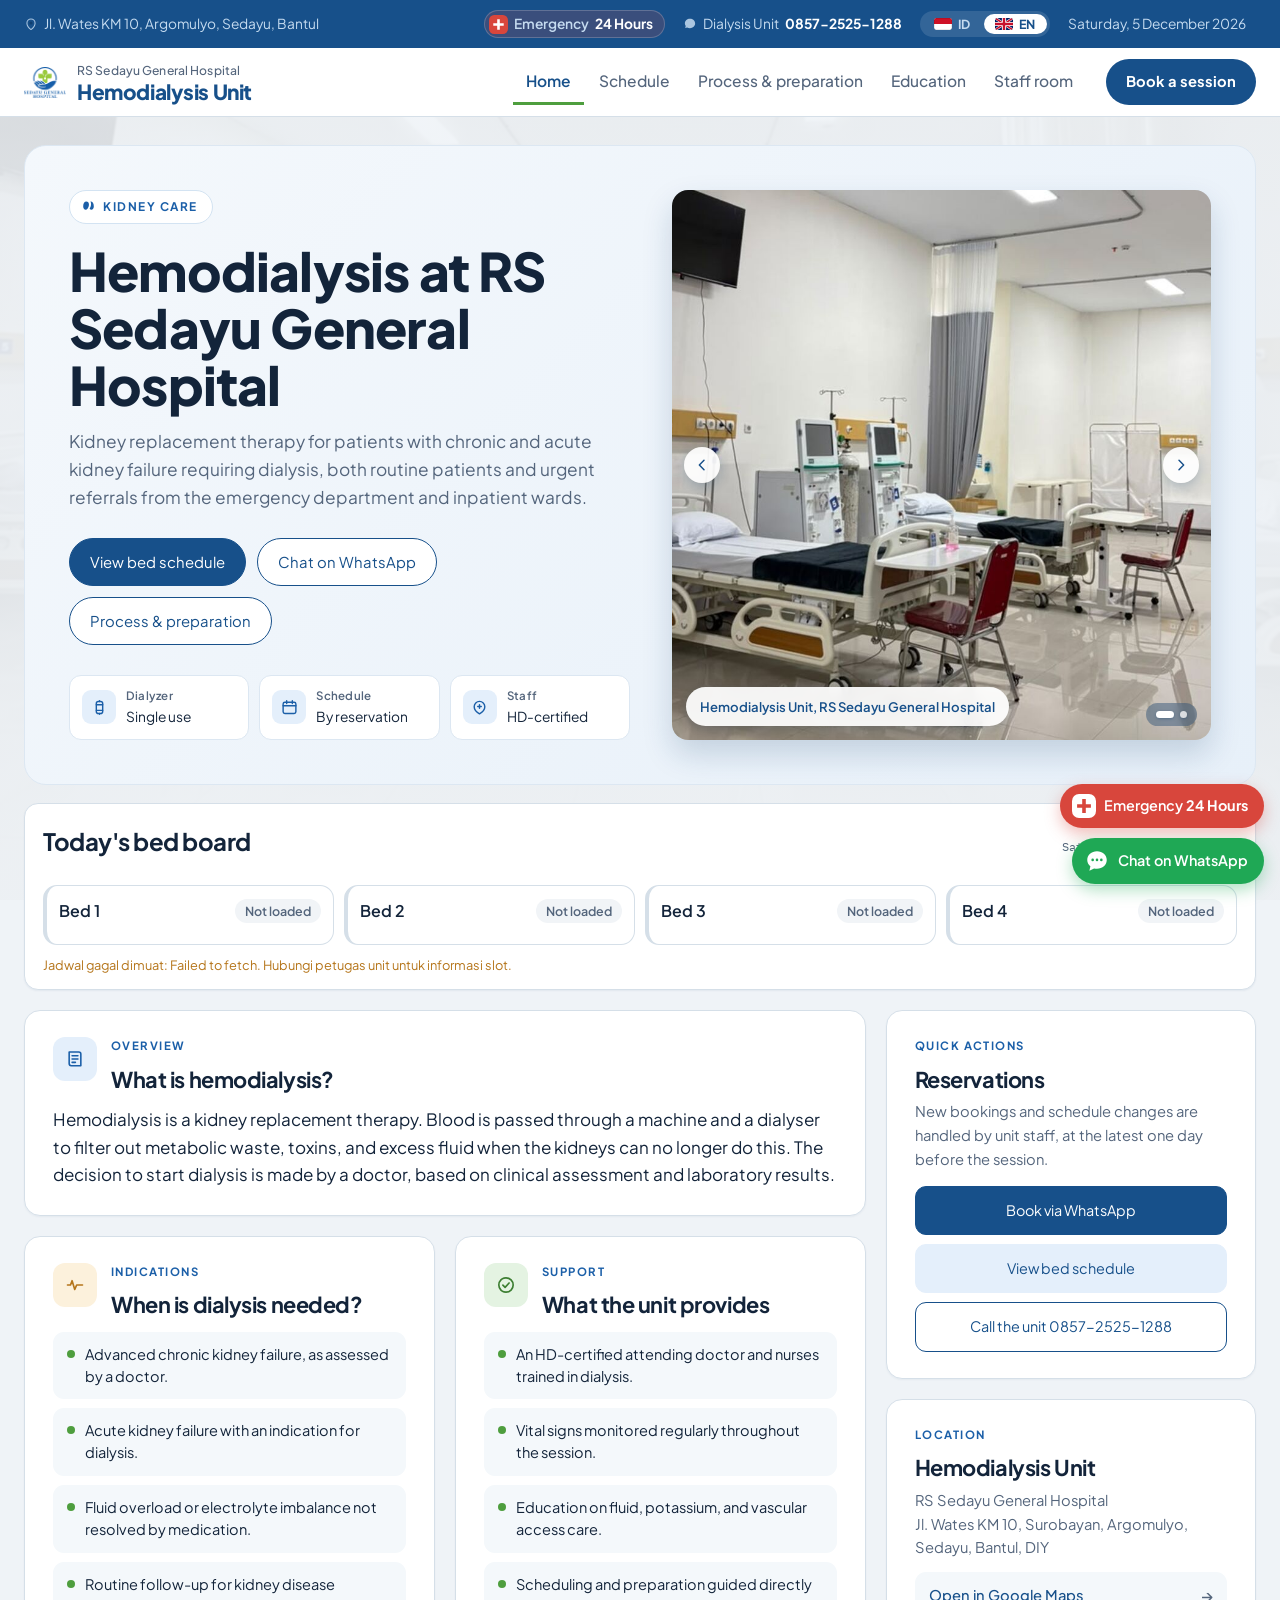
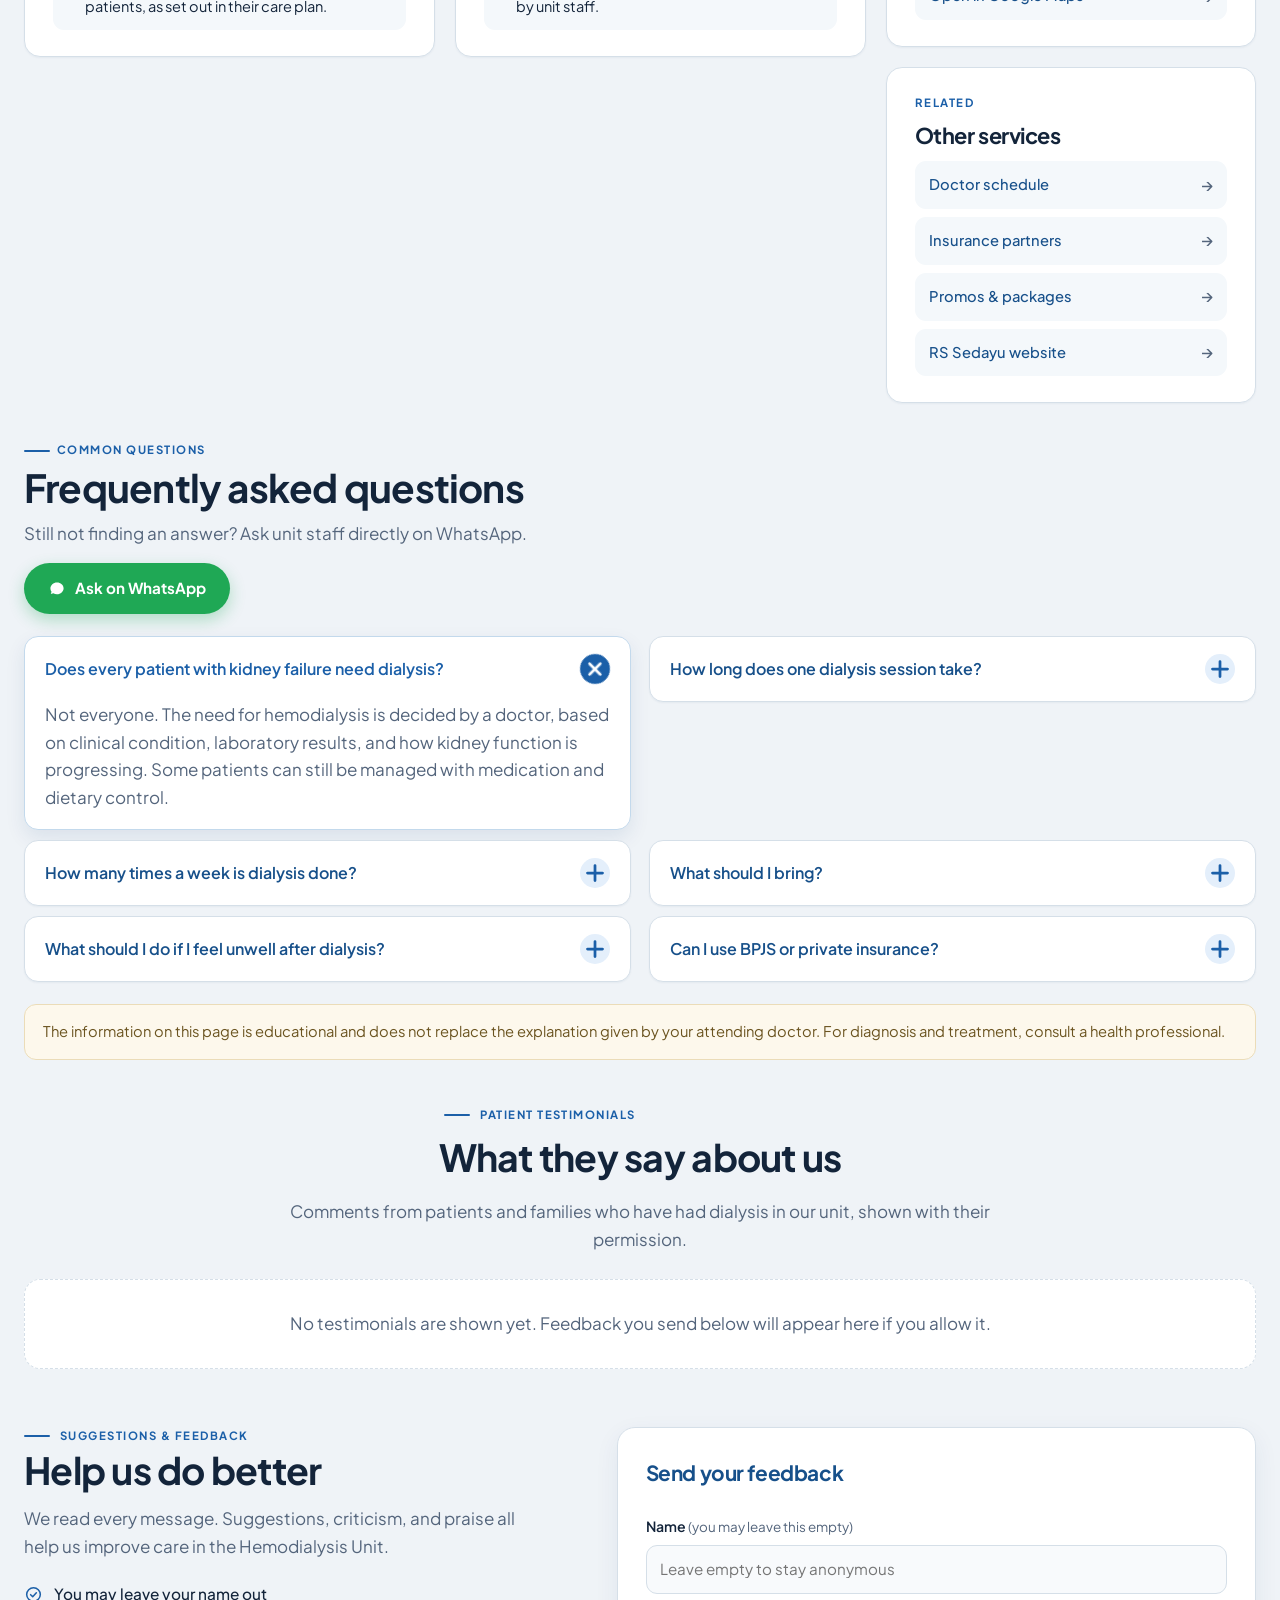
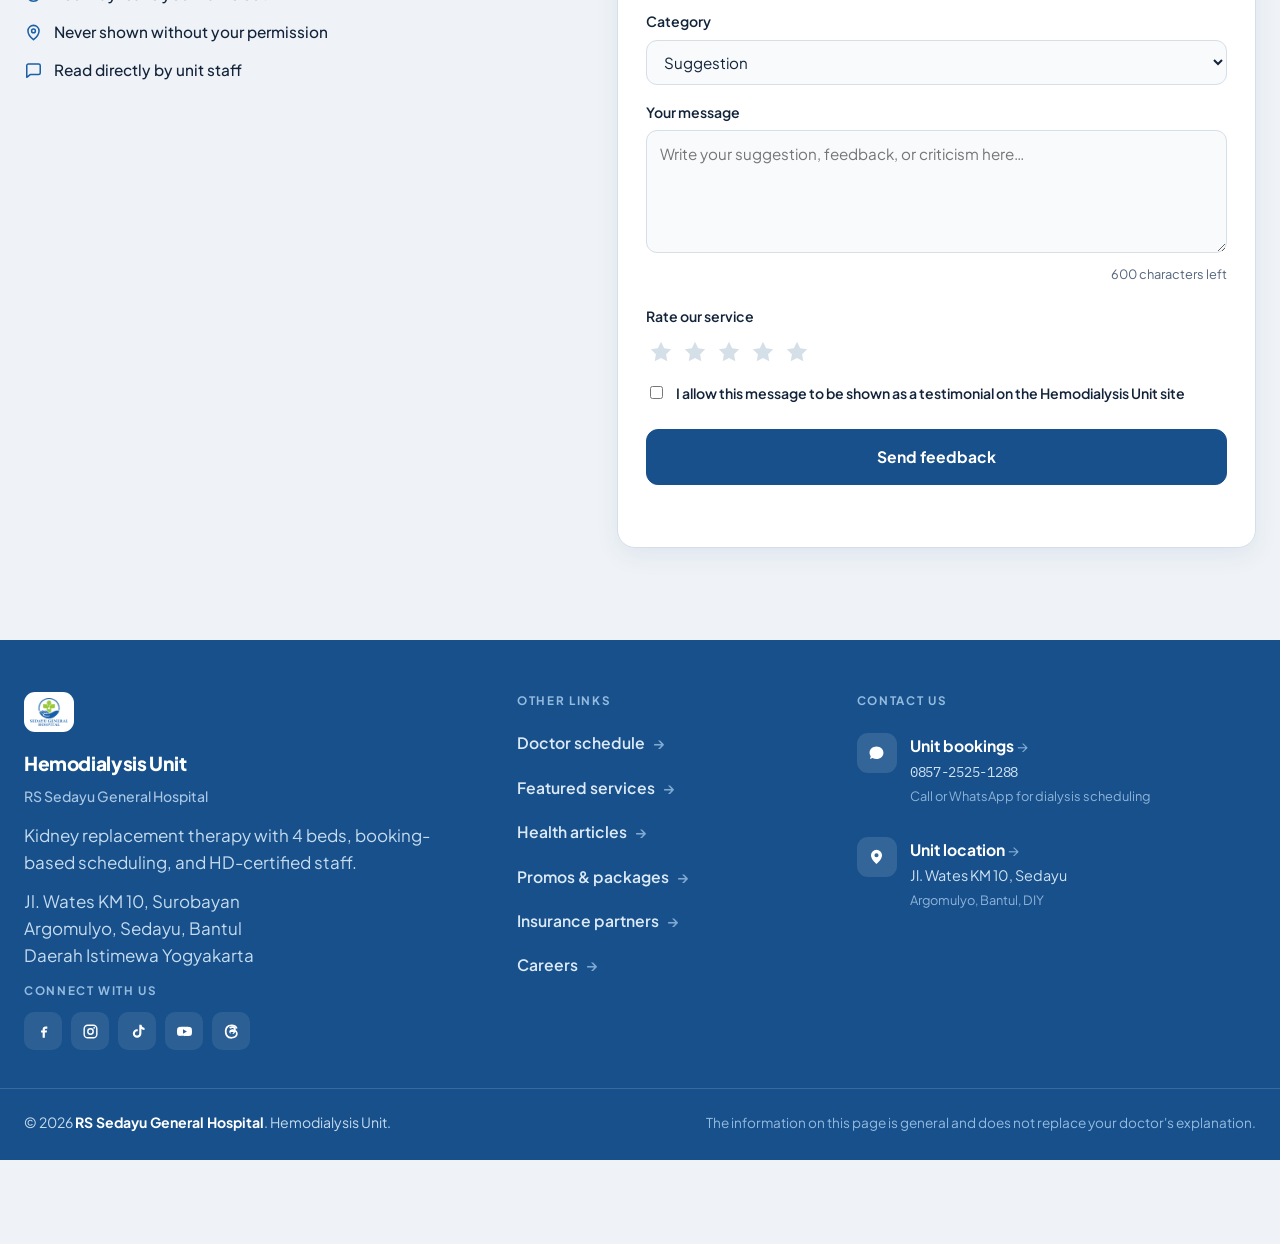
<file: index.html>
<!DOCTYPE html>
<html lang="id">
<head>
<meta charset="utf-8"/>
<meta content="width=device-width, initial-scale=1" name="viewport"/>
<title>Unit Hemodialisis — RS Sedayu General Hospital</title>
<meta content="Jadwal, alur pelayanan, edukasi pasien, dan ruang staf Unit Hemodialisis RS Sedayu General Hospital." name="description"/>
<meta content="#0E3B6B" name="theme-color"/>
<link href="manifest.json" rel="manifest"/>
<link href="assets/img/favicon-32.png?v=70" rel="icon" sizes="32x32" type="image/png"/>
<link href="assets/img/icon-192.png?v=70" rel="icon" sizes="192x192" type="image/png"/>
<link href="assets/img/apple-touch-icon.png?v=70" rel="apple-touch-icon"/>
<link href="https://fonts.googleapis.com" rel="preconnect"/>
<link crossorigin="" href="https://fonts.gstatic.com" rel="preconnect"/>
<link href="https://fonts.googleapis.com/css2?family=IBM+Plex+Mono:wght@400;500&amp;family=Plus+Jakarta+Sans:wght@400;500;600;700;800&amp;display=swap" rel="stylesheet"/>
<link href="assets/css/style.css?v=70" rel="stylesheet"/>
</head>
<body>
<div aria-hidden="true" class="latar-foto"></div>
<a class="skip" data-t="t000" href="#utama">Lompat ke konten</a>
<div class="topbar">
<div class="wrap topbar-in">
<span class="tb tb-alamat" data-t="t001"><svg aria-hidden="true" fill="none" height="14" stroke="currentColor" stroke-linecap="round" stroke-linejoin="round" stroke-width="1.8" viewbox="0 0 24 24" width="14"><path d="M12 21.5s7-5.5 7-11a7 7 0 1 0-14 0c0 5.5 7 11 7 11z"></path><circle cx="12" cy="10.2" fill="#0E3B6B" r="2.6" stroke="none"></circle></svg>Jl. Wates KM 10, Argomulyo, Sedayu, Bantul</span>
<div class="tb-kanan">
<span class="tb tb-igd" data-t="t002"><svg aria-hidden="true" class="igd-tanda" height="19" viewbox="0 0 24 24" width="19"><rect fill="#D8463C" height="24" rx="6.5" width="24"></rect><path d="M10.35 5.4h3.3v4.95h4.95v3.3h-4.95v4.95h-3.3v-4.95H5.4v-3.3h4.95z" fill="#fff"></path></svg>IGD <b>24 Jam</b></span>
<a class="tb" data-t="t003" href="https://wa.me/6285725251288" rel="noopener" target="_blank"><svg aria-hidden="true" fill="currentColor" height="14" stroke="none" viewbox="0 0 24 24" width="14"><path d="M12 3.2c-4.9 0-8.8 3.6-8.8 8 0 1.6.5 3.1 1.5 4.4l-1 3.2 3.4-1a9.6 9.6 0 0 0 4.9 1.3c4.9 0 8.8-3.6 8.8-8s-3.9-7.9-8.8-7.9z"></path></svg>Unit HD <b>0857-2525-1288</b></a>
<div class="bahasa" role="group" aria-label="Pilih bahasa / Choose language">
        <button type="button" class="bhs is-on" data-bhs="id" aria-pressed="true"><svg class="bendera" viewBox="0 0 18 12" width="18" height="12" aria-hidden="true"><rect width="18" height="12" rx="2" fill="#fff"/><path d="M2 0h14a2 2 0 0 1 2 2v4H0V2a2 2 0 0 1 2-2z" fill="#CE1126"/><rect width="18" height="12" rx="2" fill="none" stroke="rgba(0,0,0,.18)"/></svg><span>ID</span></button>
        <button type="button" class="bhs" data-bhs="en" aria-pressed="false"><svg class="bendera" viewBox="0 0 60 40" width="18" height="12" aria-hidden="true"><defs><clipPath id="bdr"><rect width="60" height="40" rx="6"/></clipPath></defs><g clip-path="url(#bdr)"><rect width="60" height="40" fill="#012169"/><path d="M0 0 60 40M60 0 0 40" stroke="#fff" stroke-width="9"/><path d="M0 0 60 40M60 0 0 40" stroke="#C8102E" stroke-width="5"/><path d="M30 0V40M0 20H60" stroke="#fff" stroke-width="14"/><path d="M30 0V40M0 20H60" stroke="#C8102E" stroke-width="8"/></g><rect width="60" height="40" rx="6" fill="none" stroke="rgba(0,0,0,.18)" stroke-width="2"/></svg><span>EN</span></button>
      </div>
      <span class="tb tb-waktu"><span id="tanggal-hari-ini">—</span><b id="status-bed"></b></span>
</div>
</div>
</div>
<header class="masthead">
<div class="wrap masthead-in">
<a class="merek" href="./">
<img alt="" class="logo" src="assets/img/logo.png"/>
<span class="merek-teks">
<span class="rs" data-t="t004">RS Sedayu General Hospital</span>
<h1 data-t="t005">Unit Hemodialisis</h1>
</span>
</a>
<nav aria-label="Navigasi utama" class="tabs">
<button class="tab is-on" data-panel="beranda" data-t="t006">Beranda</button>
<button class="tab" data-panel="jadwal" data-t="t007">Jadwal</button>
<button class="tab" data-panel="alur" data-t="t008">Alur &amp; persiapan</button>
<button class="tab" data-panel="edukasi" data-t="t009">Edukasi</button>
<button class="tab" data-panel="staf" data-t="t010">Ruang staf</button>
</nav>
<a class="btn-daftar" data-t="t011" href="https://wa.me/6285725251288?text=Halo%2C%20saya%20ingin%20membuat%20reservasi%20hemodialisis" rel="noopener" target="_blank">Buat reservasi</a>
</div>
</header>
<main class="wrap" id="utama">
<!-- ============ BERANDA ============ -->
<section class="panel is-on" id="panel-beranda">
<div class="hero">
<div class="hero-teks">
<p class="eyebrow" data-t="t012"><svg aria-hidden="true" fill="currentColor" height="15" viewbox="0 0 24 24" width="15"><path d="M8.5 2.5c2.6 0 4.2 1.9 4.2 4.6 0 4.3-2.6 8.4-5.3 8.4-2.2 0-3.9-2.2-3.9-5.6 0-4.3 2.1-7.4 5-7.4zm7 0c2.9 0 5 3.1 5 7.4 0 3.4-1.7 5.6-3.9 5.6-1 0-2-.6-2.8-1.6 1.4-2.1 2.3-5 2.3-7.4 0-1.6-.4-3-1.1-4z"></path></svg>LAYANAN GINJAL</p>
<h2 class="hero-judul" data-t="t013">Hemodialisis di RS Sedayu General Hospital</h2>
<p class="hero-lede" data-t="t014">Terapi pengganti ginjal untuk pasien gagal ginjal kronik dan gagal ginjal akut dengan indikasi dialisis, baik pasien rutin maupun rujukan cito dari IGD dan rawat inap.</p>
<div class="hero-aksi">
<button class="btn" data-ke="jadwal" data-t="t015">Lihat jadwal bed</button>
<a class="btn btn-ghost" data-t="t016" href="https://wa.me/6285725251288?text=Halo%2C%20saya%20ingin%20menanyakan%20jadwal%20hemodialisis" rel="noopener" target="_blank">Chat WhatsApp</a>
<button class="btn btn-ghost" data-ke="alur" data-t="t017">Alur &amp; persiapan</button>
</div>
<div class="hero-fakta">
<div class="fakta">
<span aria-hidden="true" class="fakta-ikon"><svg fill="none" height="17" stroke="currentColor" stroke-linecap="round" stroke-linejoin="round" stroke-width="2" viewbox="0 0 24 24" width="17"><rect height="17" rx="3" width="9" x="7.5" y="3.5"></rect><path d="M7.5 8h9M7.5 16h9M12 3.5v-1.2M12 20.5v1.2"></path></svg></span>
<span data-t="t018"><b>Dializer</b>Single use</span>
</div>
<div class="fakta">
<span aria-hidden="true" class="fakta-ikon"><svg fill="none" height="17" stroke="currentColor" stroke-linecap="round" stroke-linejoin="round" stroke-width="2" viewbox="0 0 24 24" width="17"><rect height="16" rx="2.5" width="18" x="3" y="4.5"></rect><path d="M3 9.5h18M8 2.5v4M16 2.5v4"></path></svg></span>
<span data-t="t019"><b>Jadwal</b>Berbasis reservasi</span>
</div>
<div class="fakta">
<span aria-hidden="true" class="fakta-ikon"><svg fill="none" height="17" stroke="currentColor" stroke-linecap="round" stroke-linejoin="round" stroke-width="2" viewbox="0 0 24 24" width="17"><path d="M12 21s-7.5-4.6-7.5-10.2A7.5 7.5 0 0 1 12 3.3a7.5 7.5 0 0 1 7.5 7.5C19.5 16.4 12 21 12 21z"></path><path d="M12 8.2v5M9.5 10.7h5"></path></svg></span>
<span data-t="t020"><b>Tenaga</b>Bersertifikat HD</span>
</div>
</div>
</div>
<figure aria-label="Foto Unit Hemodialisis" aria-roledescription="carousel" class="hero-foto">
<div class="slide-jalur" id="slide-jalur" tabindex="0">
<div class="slide-item"><img alt="Ruang dialisis Unit Hemodialisis RS Sedayu General Hospital dengan bed dan mesin hemodialisis" decoding="async" height="900" loading="eager" src="assets/img/unit-hd.jpg?v=70" width="1200"/><span class="slide-ket" data-t="t021">Unit Hemodialisis RS Sedayu General Hospital</span></div>
<div class="slide-item"><img alt="Ruang dialisis dengan beberapa bed dan mesin hemodialisis" decoding="async" height="900" loading="lazy" src="assets/img/galeri-1.jpg?v=70" width="1200"/><span class="slide-ket" data-t="t212">Ruang dialisis</span></div>
</div>
<button aria-label="Foto sebelumnya" class="slide-nav prev" id="slide-mundur" type="button"><svg aria-hidden="true" fill="none" height="16" stroke="currentColor" stroke-linecap="round" stroke-linejoin="round" stroke-width="2.2" viewbox="0 0 24 24" width="16"><path d="M15 5l-7 7 7 7"></path></svg></button>
<button aria-label="Foto berikutnya" class="slide-nav next" id="slide-maju" type="button"><svg aria-hidden="true" fill="none" height="16" stroke="currentColor" stroke-linecap="round" stroke-linejoin="round" stroke-width="2.2" viewbox="0 0 24 24" width="16"><path d="M9 5l7 7-7 7"></path></svg></button>
<div class="slide-titik" id="slide-titik"></div>
</figure>
</div>
<div class="board" id="papan-jadwal">
<div class="board-head">
<h2 data-t="t022">Papan jadwal hari ini</h2>
<p class="board-sub" id="papan-sub">Memuat data…</p>
</div>
<div class="board-body" id="papan-isi"></div>
<p class="board-foot" id="papan-status"></p>
</div>
<a class="promo" data-t="t023" hidden="" href="https://sedayugeneralhospital.com/promo/promo-hemodialisis-8eO6U" id="promo-hd" rel="noopener" target="_blank">
<span class="promo-teks"><strong>Promo Hemodialisis</strong><span id="promo-batas">Berlaku sampai 30 September 2026</span></span>
<span class="promo-aksi">Lihat promo</span>
</a>
<div class="grid-2 stats">
<div class="stat"><p class="stat-num" id="stat-pasien">—</p><p class="stat-lab" data-t="t024">reservasi dialisis hari ini</p></div>
<div class="stat"><p class="stat-num" id="stat-mesin">—</p><p class="stat-lab" data-t="t025">bed terpakai hari ini dari <span id="stat-mesin-total">4</span></p></div>
</div>
<div class="isi-dua">
<div class="kolom-utama">
<article class="kartu">
<div class="kartu-kepala">
<span aria-hidden="true" class="lencana lc-biru"><svg fill="none" height="20" stroke="currentColor" stroke-linecap="round" stroke-linejoin="round" stroke-width="1.9" viewbox="0 0 24 24" width="20"><path d="M5 3.5h11.5a2.5 2.5 0 0 1 2.5 2.5v14H7.5A2.5 2.5 0 0 1 5 17.5z"></path><path d="M8.5 8h7M8.5 12h7M8.5 16h4"></path></svg></span>
<div><p class="mata" data-t="t027">Ringkasan</p><h2 data-t="t028">Apa itu hemodialisis?</h2></div>
</div>
<p data-t="t029">Hemodialisis adalah terapi pengganti ginjal. Darah dialirkan melalui mesin dan dializer untuk menyaring limbah metabolisme, racun, dan kelebihan cairan ketika ginjal tidak lagi mampu menjalankan fungsinya. Keputusan memulai dialisis ditentukan dokter berdasarkan evaluasi klinis dan hasil laboratorium.</p>
</article>
<div class="grid-2 rapat">
<article class="kartu">
<div class="kartu-kepala">
<span aria-hidden="true" class="lencana lc-kuning"><svg fill="none" height="20" stroke="currentColor" stroke-linecap="round" stroke-linejoin="round" stroke-width="2" viewbox="0 0 24 24" width="20"><path d="M3 12h3.6l1.9-5.2 3.2 10.6L14 12h7"></path></svg></span>
<div><p class="mata" data-t="t030">Indikasi</p><h2 data-t="t031">Kapan dialisis dibutuhkan?</h2></div>
</div>
<ul class="poin">
<li data-t="t032">Gagal ginjal kronik tahap lanjut sesuai penilaian dokter.</li>
<li data-t="t033">Gagal ginjal akut dengan indikasi dialisis.</li>
<li data-t="t034">Kelebihan cairan atau gangguan elektrolit yang tidak teratasi dengan obat.</li>
<li data-t="t035">Kontrol rutin pasien penyakit ginjal sesuai rencana medis.</li>
</ul>
</article>
<article class="kartu">
<div class="kartu-kepala">
<span aria-hidden="true" class="lencana lc-hijau"><svg fill="none" height="20" stroke="currentColor" stroke-linecap="round" stroke-linejoin="round" stroke-width="2" viewbox="0 0 24 24" width="20"><circle cx="12" cy="12" r="8.6"></circle><path d="M8.3 12.2l2.6 2.6 4.8-5.2"></path></svg></span>
<div><p class="mata" data-t="t036">Dukungan</p><h2 data-t="t037">Dukungan layanan</h2></div>
</div>
<ul class="poin">
<li data-t="t038">Dokter penanggung jawab bersertifikat HD dan perawat mahir HD.</li>
<li data-t="t039">Tanda vital dipantau berkala selama dialisis berlangsung.</li>
<li data-t="t040">Edukasi cairan, kalium, dan perawatan akses vaskuler.</li>
<li data-t="t041">Jadwal dan persiapan diarahkan langsung oleh petugas unit.</li>
</ul>
</article>
</div>
</div>
<aside class="kolom-sisi">
<article class="kartu">
<p class="mata" data-t="t052">Aksi cepat</p>
<h2 data-t="t053">Reservasi</h2>
<p class="kartu-lede" data-t="t054">Reservasi baru dan perubahan jadwal dialisis dilakukan lewat petugas unit, paling lambat satu hari sebelum jadwal.</p>
<div class="tumpuk">
<a class="btn" data-t="t055" href="https://wa.me/6285725251288?text=Halo%2C%20saya%20ingin%20membuat%20reservasi%20hemodialisis" rel="noopener" target="_blank">Buat reservasi lewat WhatsApp</a>
<button class="btn btn-lembut" data-ke="jadwal" data-t="t056">Lihat jadwal bed</button>
<a class="btn btn-ghost" data-t="t057" href="tel:+6285725251288">Telepon unit 0857-2525-1288</a>
</div>
</article>
<article class="kartu">
<p class="mata" data-t="t058">Lokasi</p>
<h2 data-t="t059">Unit Hemodialisis</h2>
<p class="kartu-lede" data-t="t060">RS Sedayu General Hospital<br/>Jl. Wates KM 10, Surobayan, Argomulyo, Sedayu, Bantul, DIY</p>
<ul class="tautan">
<li data-t="t061"><a href="https://www.google.com/maps/search/?api=1&amp;query=RS+Sedayu+General+Hospital+Argomulyo+Bantul" rel="noopener" target="_blank">Buka di Google Maps<span aria-hidden="true">→</span></a></li>
</ul>
</article>
<article class="kartu">
<p class="mata" data-t="t062">Terkait</p>
<h2 data-t="t063">Layanan lain</h2>
<ul class="tautan">
<li data-t="t064"><a href="https://sedayugeneralhospital.com/jadwal" rel="noopener" target="_blank">Jadwal dokter<span aria-hidden="true">→</span></a></li>
<li data-t="t065"><a href="https://sedayugeneralhospital.com/rekanan" rel="noopener" target="_blank">Rekanan asuransi<span aria-hidden="true">→</span></a></li>
<li data-t="t066"><a href="https://sedayugeneralhospital.com/promo" rel="noopener" target="_blank">Promo &amp; paket<span aria-hidden="true">→</span></a></li>
<li data-t="t067"><a href="https://sedayugeneralhospital.com" rel="noopener" target="_blank">Situs RS Sedayu<span aria-hidden="true">→</span></a></li>
</ul>
</article>
</aside>
</div>
<section aria-labelledby="judul-faq" class="faq faq-tumpuk">
<div class="faq-kiri">
<p class="mata mata-garis" data-t="s01"><span class="garis" aria-hidden="true"></span>Pertanyaan umum</p>
<h2 class="faq-judul" data-t="s02" id="judul-faq">Pertanyaan yang sering diajukan</h2>
<p class="faq-lede" data-t="s03">Belum menemukan jawabannya? Tanyakan langsung kepada petugas unit lewat WhatsApp.</p>
<a class="btn-wa" data-t="s04" href="https://wa.me/6285725251288?text=Halo%2C%20saya%20ingin%20bertanya%20tentang%20layanan%20hemodialisis" target="_blank" rel="noopener"><svg viewBox="0 0 24 24" width="18" height="18" aria-hidden="true" fill="currentColor"><path d="M12 3.2c-4.9 0-8.8 3.6-8.8 8 0 1.6.5 3.1 1.5 4.4l-1 3.2 3.4-1a9.6 9.6 0 0 0 4.9 1.3c4.9 0 8.8-3.6 8.8-8s-3.9-7.9-8.8-7.9z"/></svg>Tanya lewat WhatsApp</a>
</div>
<div class="faq-daftar">
<details class="tanya" open="">
<summary data-t="t070">Apakah semua pasien gagal ginjal harus cuci darah?<svg aria-hidden="true" class="panah" fill="none" height="20" stroke="currentColor" stroke-linecap="round" stroke-linejoin="round" stroke-width="2.2" viewbox="0 0 24 24" width="20"><path d="M12 6v12M6 12h12"></path></svg></summary>
<div class="jawab"><p data-t="t071">Tidak semua. Kebutuhan hemodialisis ditentukan dokter berdasarkan kondisi klinis, hasil pemeriksaan laboratorium, dan perkembangan fungsi ginjal. Sebagian pasien masih cukup dikelola dengan obat dan pengaturan makan.</p></div>
</details>
<details class="tanya">
<summary data-t="t072">Berapa lama satu sesi dialisis berlangsung?<svg aria-hidden="true" class="panah" fill="none" height="20" stroke="currentColor" stroke-linecap="round" stroke-linejoin="round" stroke-width="2.2" viewbox="0 0 24 24" width="20"><path d="M12 6v12M6 12h12"></path></svg></summary>
<div class="jawab"><p data-t="t073">Rata-rata 4–5 jam, sudah termasuk penimbangan berat badan, pemasangan akses, dan observasi setelah dialisis. Datanglah 30 menit sebelum jam reservasi agar pemeriksaan awal tidak terburu-buru.</p></div>
</details>
<details class="tanya">
<summary data-t="t074">Berapa kali dialisis dilakukan dalam seminggu?<svg aria-hidden="true" class="panah" fill="none" height="20" stroke="currentColor" stroke-linecap="round" stroke-linejoin="round" stroke-width="2.2" viewbox="0 0 24 24" width="20"><path d="M12 6v12M6 12h12"></path></svg></summary>
<div class="jawab"><p data-t="t075">Frekuensinya ditentukan dokter penanggung jawab, berbeda antar pasien. Di unit ini jadwal tidak memakai shift tetap, melainkan disepakati bersama petugas lewat reservasi.</p></div>
</details>
<details class="tanya">
<summary data-t="t076">Apa yang perlu dibawa saat datang?<svg aria-hidden="true" class="panah" fill="none" height="20" stroke="currentColor" stroke-linecap="round" stroke-linejoin="round" stroke-width="2.2" viewbox="0 0 24 24" width="20"><path d="M12 6v12M6 12h12"></path></svg></summary>
<div class="jawab"><p data-t="t077">Kartu kontrol dialisis, kartu identitas, kartu jaminan, dan obat rutin yang sedang diminum. Pasien baru menambahkan surat pengantar serta hasil laboratorium terbaru dari Poliklinik Penyakit Dalam atau IGD.</p></div>
</details>
<details class="tanya">
<summary data-t="t078">Apa yang harus dilakukan bila ada keluhan setelah dialisis?<svg aria-hidden="true" class="panah" fill="none" height="20" stroke="currentColor" stroke-linecap="round" stroke-linejoin="round" stroke-width="2.2" viewbox="0 0 24 24" width="20"><path d="M12 6v12M6 12h12"></path></svg></summary>
<div class="jawab"><p data-t="t079">Hubungi petugas unit di 0857-2525-1288 untuk keluhan ringan. Bila muncul sesak hebat, nyeri dada, perdarahan dari lokasi tusukan yang tidak berhenti, demam tinggi, atau penurunan kesadaran, segera ke IGD tanpa menunggu jadwal berikutnya.</p></div>
</details>
<details class="tanya">
<summary data-t="t080">Apakah bisa memakai BPJS atau asuransi?<svg aria-hidden="true" class="panah" fill="none" height="20" stroke="currentColor" stroke-linecap="round" stroke-linejoin="round" stroke-width="2.2" viewbox="0 0 24 24" width="20"><path d="M12 6v12M6 12h12"></path></svg></summary>
<div class="jawab"><p data-t="t081">Daftar penjamin yang bekerja sama tercantum di halaman rekanan RS Sedayu General Hospital. Pastikan status penjaminan Anda saat membuat reservasi agar tidak ada kendala pada hari dialisis.</p></div>
</details>
</div>
</section>
<p class="catatan-edu" data-t="t082">Informasi di halaman ini bersifat edukatif dan tidak menggantikan penjelasan dokter penanggung jawab pasien. Untuk diagnosis dan penanganan, konsultasikan kondisi Anda kepada tenaga kesehatan.</p>
  <section class="testi" aria-labelledby="judul-testi">
    <div class="testi-kepala">
      <p class="mata mata-garis" data-t="s05"><span class="garis" aria-hidden="true"></span>Testimoni pasien</p>
      <h2 id="judul-testi" data-t="s06">Apa kata mereka tentang kami</h2>
      <p class="testi-lede" data-t="s07">Pendapat pasien dan keluarga yang pernah menjalani dialisis di unit kami, ditampilkan atas izin mereka.</p>
    </div>
    <div class="testi-grid" id="testi-isi"></div>
    <p class="note" id="testi-catatan"></p>
  </section>
  <section class="saran" aria-labelledby="judul-saran">
    <div class="saran-kiri">
      <p class="mata mata-garis" data-t="s08"><span class="garis" aria-hidden="true"></span>Kotak saran &amp; masukan</p>
      <h2 id="judul-saran" data-t="s09">Bantu kami menjadi lebih baik</h2>
      <p class="saran-lede" data-t="s10">Setiap masukan kami baca. Saran, kritik, maupun apresiasi sama-sama membantu kami memperbaiki pelayanan Unit Hemodialisis.</p>
      <ul class="saran-poin">
        <li><svg viewBox="0 0 24 24" width="19" height="19" aria-hidden="true" fill="none" stroke="currentColor" stroke-width="1.9" stroke-linecap="round" stroke-linejoin="round"><circle cx="12" cy="12" r="8.6"/><path d="M8.4 12.2l2.6 2.6 4.6-5"/></svg><span data-t="s11">Boleh tanpa nama</span></li>
        <li><svg viewBox="0 0 24 24" width="19" height="19" aria-hidden="true" fill="none" stroke="currentColor" stroke-width="1.9" stroke-linecap="round" stroke-linejoin="round"><path d="M12 21s7-5.5 7-11a7 7 0 1 0-14 0c0 5.5 7 11 7 11z"/><circle cx="12" cy="10" r="2.4"/></svg><span data-t="s12">Tidak ditampilkan tanpa izin Anda</span></li>
        <li><svg viewBox="0 0 24 24" width="19" height="19" aria-hidden="true" fill="none" stroke="currentColor" stroke-width="1.9" stroke-linecap="round" stroke-linejoin="round"><path d="M20.5 15.2a2 2 0 0 1-2 2H7.8L3.5 20.6V5.8a2 2 0 0 1 2-2h13a2 2 0 0 1 2 2z"/></svg><span data-t="s13">Dibaca langsung oleh petugas unit</span></li>
      </ul>
    </div>
    <form class="saran-kartu" id="form-saran" novalidate>
      <h3 data-t="s14">Kirim saran Anda</h3>
      <label for="sr-nama"><span data-t="s15">Nama</span> <em data-t="s16">(boleh dikosongkan)</em></label>
      <input id="sr-nama" name="nama" type="text" maxlength="40" autocomplete="name" data-ph="s17" placeholder="Kosongkan bila ingin tanpa nama">
      <label for="sr-kategori" data-t="s18">Kategori</label>
      <select id="sr-kategori" name="kategori">
        <option data-t="s19">Saran</option>
        <option data-t="s20">Kritik</option>
        <option data-t="s21">Apresiasi</option>
        <option data-t="s22">Pertanyaan</option>
      </select>
      <label for="sr-pesan" data-t="s23">Pesan Anda</label>
      <textarea id="sr-pesan" name="pesan" rows="4" maxlength="600" required data-ph="s24" placeholder="Tuliskan saran, masukan, atau kritik Anda di sini…"></textarea>
      <p class="sisa-huruf"><span id="sr-sisa">600</span> <span data-t="s25">huruf tersisa</span></p>
      <p class="label-nilai" data-t="s26">Penilaian layanan</p>
      <div class="bintang" id="sr-bintang" role="radiogroup" aria-label="Penilaian layanan"></div>
      <label class="setuju"><input type="checkbox" id="sr-izin"><span data-t="s27">Saya mengizinkan pesan ini ditampilkan sebagai testimoni di situs Unit Hemodialisis</span></label>
      <button type="submit" class="btn" id="sr-kirim" data-t="s28">Kirim saran</button>
      <p class="sr-pesan" id="sr-status" role="status"></p>
    </form>
  </section>
</section>
<!-- ============ JADWAL ============ -->
<section class="panel" hidden="" id="panel-jadwal">
<h2 data-t="t083">Jadwal dialisis</h2>
<p class="lede" data-t="t084">Unit tidak memakai shift tetap. Setiap sesi dialisis dijadwalkan lewat reservasi. Pilih tanggal untuk melihat pemakaian 4 bed.</p>
<div aria-label="Pilih tanggal" class="dayrow" id="pilih-hari" role="group"></div>
<div class="board-body" id="jadwal-isi"></div>
<p class="board-foot" id="jadwal-status"></p>
<h3 data-t="t085">Cara membuat reservasi</h3>
<ol class="checks">
<li data-t="t086">Hubungi petugas unit di <a href="https://wa.me/6285725251288" rel="noopener" target="_blank">0857-2525-1288</a> (telepon atau WhatsApp) untuk memilih tanggal dan jam yang masih tersedia.</li>
<li data-t="t087">Pasien baru membawa surat pengantar dan hasil laboratorium terbaru dari Poliklinik Penyakit Dalam atau IGD.</li>
<li data-t="t088">Datang 30 menit sebelum jam reservasi untuk pendaftaran, penimbangan, dan pemeriksaan awal.</li>
</ol>
<p class="note" data-t="t089">Durasi dialisis rata-rata 4–5 jam, termasuk penimbangan, pemasangan akses, dan observasi pasca-dialisis.</p>
</section>
<!-- ============ ALUR ============ -->
<section class="panel" hidden="" id="panel-alur">
<h2 data-t="t090">Alur pelayanan</h2>
<p class="lede" data-t="t091">Urutan yang dilalui pasien setiap kali datang untuk dialisis.</p>
<ol class="flow">
<li><h3 data-t="t092">Pendaftaran</h3><p data-t="t093">Pasien mendaftar di loket dengan kartu identitas, kartu jaminan, dan kartu kontrol dialisis.</p></li>
<li><h3 data-t="t094">Penimbangan berat badan</h3><p data-t="t095">Berat badan pra-dialisis ditimbang untuk menghitung target ultrafiltrasi. Selisih dengan berat kering menentukan jumlah cairan yang ditarik.</p></li>
<li><h3 data-t="t096">Pemeriksaan awal</h3><p data-t="t097">Perawat memeriksa tanda vital, keluhan, kondisi akses vaskuler, dan menilai kelayakan dialisis hari itu bersama dokter.</p></li>
<li><h3 data-t="t098">Priming mesin</h3><p data-t="t099">Mesin dan dializer disiapkan sesuai resep dialisis, diverifikasi dua petugas sebelum digunakan.</p></li>
<li><h3 data-t="t100">Dialisis berlangsung</h3><p data-t="t101">Tanda vital dipantau berkala. Sampaikan kepada perawat jika muncul pusing, mual, kram, atau sesak.</p></li>
<li><h3 data-t="t102">Terminasi dan observasi</h3><p data-t="t103">Darah dikembalikan, akses ditekan hingga perdarahan berhenti, berat badan pasca-dialisis ditimbang, dan pasien diobservasi sebelum pulang.</p></li>
</ol>
<h2 data-t="t104">Persiapan sebelum datang</h2>
<ul class="checks">
<li data-t="t105">Bawa kartu kontrol dialisis dan obat rutin yang sedang diminum.</li>
<li data-t="t106">Makan secukupnya sebelum dialisis, jangan datang dalam keadaan perut kosong.</li>
<li data-t="t107">Gunakan baju berlengan longgar agar akses vaskuler mudah dijangkau.</li>
<li data-t="t108">Datang 30 menit sebelum jam reservasi agar penimbangan dan pemeriksaan tidak terburu-buru.</li>
<li data-t="t109">Beri tahu petugas bila sejak dialisis terakhir mengalami demam, muntah, diare, atau perdarahan.</li>
</ul>
</section>
<!-- ============ EDUKASI ============ -->
<section class="panel" hidden="" id="panel-edukasi">
<h2 data-t="t110">Edukasi pasien</h2>
<p class="lede" data-t="t111">Empat hal yang paling menentukan kondisi Anda di antara dua jadwal dialisis.</p>
<div class="grid-2">
<article class="edu">
<span aria-hidden="true" class="edu-ikon ik-cairan"><svg fill="currentColor" height="30" viewbox="0 0 24 24" width="30"><path d="M12 2.6c3.7 4.5 5.8 7.5 5.8 10.1a5.8 5.8 0 0 1-11.6 0c0-2.6 2.1-5.6 5.8-10.1z"></path></svg></span>
<h3 data-t="t112">Cairan</h3>
<p data-t="t113">Kenaikan berat badan antar dialisis sebaiknya tidak melebihi 3–5% berat kering. Kelebihan cairan menyebabkan sesak, bengkak, dan tekanan darah naik, serta membuat penarikan cairan saat dialisis terasa berat.</p>
<p class="tip" data-t="t114">Ukur minum dengan botol takar, hisap es batu kecil untuk mengurangi haus, dan kurangi makanan asin karena garam memicu rasa haus.</p>
</article>
<article class="edu">
<span aria-hidden="true" class="edu-ikon ik-kalium"><svg fill="currentColor" height="30" viewbox="0 0 24 24" width="30"><path d="M12 20.3 4.6 13a4.6 4.6 0 1 1 7.4-5.3A4.6 4.6 0 1 1 19.4 13z"></path><path d="M3.2 12.4h4l1.6-3.2 2.6 7 2-4.3 1.2 2h4" fill="none" stroke="#fff" stroke-linecap="round" stroke-linejoin="round" stroke-width="1.6"></path></svg></span>
<h3 data-t="t115">Kalium</h3>
<p data-t="t116">Kalium tinggi dapat menimbulkan aritmia dan henti jantung tanpa gejala pendahuluan yang jelas. Batasi pisang, air kelapa, alpukat, kentang, bayam, kacang-kacangan, dan kuah sayur yang pekat.</p>
<p class="tip" data-t="t117">Potong kecil sayuran lalu rendam air hangat 2 jam dan rebus dengan air baru untuk menurunkan kadar kaliumnya.</p>
</article>
<article class="edu">
<span aria-hidden="true" class="edu-ikon ik-akses"><svg fill="currentColor" height="30" viewbox="0 0 24 24" width="30"><path d="M3 12h3.4l2-5.4 3.2 11.2 2.4-6.6 1.4 3.2H21" fill="none" stroke="currentColor" stroke-linecap="round" stroke-linejoin="round" stroke-width="2.1"></path></svg></span>
<h3 data-t="t118">Akses vaskuler</h3>
<p data-t="t119">Fistula atau kateter adalah jalur hidup Anda. Raba getaran (<em>thrill</em>) pada fistula setiap hari; bila getaran hilang, lengan nyeri, atau area kemerahan dan bengkak, segera hubungi unit.</p>
<p class="tip" data-t="t120">Jangan mengukur tekanan darah, mengambil darah, atau mengangkat beban berat dengan lengan yang terpasang fistula. Kateter jangan sampai basah.</p>
</article>
<article class="edu">
<span aria-hidden="true" class="edu-ikon ik-obat"><svg fill="currentColor" height="30" viewbox="0 0 24 24" width="30"><rect height="6.8" rx="3.4" transform="rotate(-38 12 12)" width="18.8" x="2.6" y="8.6"></rect><path d="M9.1 14.9 14.9 9.1" fill="none" stroke="#fff" stroke-linecap="round" stroke-width="1.7"></path></svg></span>
<h3 data-t="t121">Obat dan nutrisi</h3>
<p data-t="t122">Pengikat fosfat diminum bersama suapan pertama, bukan setelah makan. Kebutuhan protein pasien dialisis justru lebih tinggi dari orang sehat, jadi jangan mengurangi lauk tanpa anjuran dokter atau ahli gizi.</p>
<p class="tip" data-t="t123">Bawa daftar obat setiap kontrol, termasuk jamu dan suplemen, karena sebagian dapat membebani ginjal dan jantung.</p>
</article>
</div>
<div class="warn">
<h3 data-t="t124">Segera ke IGD tanpa menunggu jadwal bila</h3>
<ul>
<li data-t="t125">Sesak napas hebat atau tidak bisa berbaring datar.</li>
<li data-t="t126">Nyeri dada, jantung berdebar tidak teratur, atau lemas mendadak.</li>
<li data-t="t127">Perdarahan dari lokasi tusukan yang tidak berhenti dengan penekanan.</li>
<li data-t="t128">Demam tinggi, menggigil, atau kateter tampak bernanah.</li>
<li data-t="t129">Kejang, penurunan kesadaran, atau muntah terus-menerus.</li>
</ul>
</div>
</section>
<!-- ============ RUANG STAF ============ -->
<section class="panel" hidden="" id="panel-staf">
<div class="gate" id="gerbang-staf">
<h2 data-t="t130">Ruang staf</h2>
<p data-t="t131">Berisi daftar SPO, ceklis harian, dan rekap tindakan unit. Masukkan PIN unit untuk membuka.</p>
<div class="gate-form">
<label data-t="t132" for="pin">PIN unit</label>
<input autocomplete="off" id="pin" inputmode="numeric" placeholder="••••" type="password"/>
<button class="btn" data-t="t133" id="buka-staf">Buka</button>
</div>
<p class="err" id="pin-pesan" role="alert"></p>
<p class="note" data-t="t134">Data pasien disimpan di Google Sheet unit yang bersifat privat, bukan di situs ini. Setiap penyimpanan diperiksa PIN-nya di server, dan PIN diblokir sementara setelah 5 kali salah. Pengunjung umum hanya melihat bed terisi atau kosong.</p>
</div>
<div hidden="" id="isi-staf">
<div class="staf-head">
<h2 data-t="t135">Ruang staf</h2>
<button class="btn btn-ghost" data-t="t136" id="kunci-staf">Kunci kembali</button>
</div>
<p class="note" id="staf-nama"></p>
<p class="note" id="info-codeblue"></p>
<div class="staf-dua">
<details class="staf-kolom lipat">
<summary><h3 data-t="t137" id="judul-form">Tambah reservasi</h3><span aria-hidden="true" class="lipat-panah"><svg fill="none" height="16" stroke="currentColor" stroke-linecap="round" stroke-linejoin="round" stroke-width="2.2" viewbox="0 0 24 24" width="16"><path d="M6 9l6 6 6-6"></path></svg></span></summary>
<div aria-live="polite" class="status-bed" id="status-bed-form"></div>
<div class="form-res" id="form-reservasi">
<label data-t="f01">Tanggal<input id="res-tanggal" type="date"/></label>
<label data-t="f02">Bed<select id="res-bed"></select></label>
<label class="span2" data-t="f03">Shift<select id="res-shift"><option data-t="t200" value="P">Pagi · 06.00–11.00</option><option data-t="t201" value="S">Siang · 13.30–19.00</option></select></label>
<label class="span2" data-t="f05">Nama pasien<input autocomplete="off" id="res-nama" maxlength="60" placeholder="Tn Budi S" type="text"/></label>
<label data-t="f06">Status pasien<select id="res-status"><option data-t="t138">Pasien Baru</option><option data-t="t139">Pasien Rutin</option></select></label>
<label data-t="f07">RS perujuk<input id="res-rs" maxlength="40" placeholder="misal: RS Panti Rapih" type="text"/></label>
<label class="span2" data-t="f08">Alamat (opsional)<input id="res-alamat" maxlength="60" placeholder="misal: Gamping, Sleman" type="text"/></label>
<label class="span2" data-t="f09">Keterangan (opsional)<input id="res-ket" maxlength="200" placeholder="misal: akses CDL, cek HB ulang" type="text"/></label>
<label data-t="f10">Diisi oleh (opsional)<input id="res-petugas" maxlength="30" placeholder="nama petugas" type="text"/></label>
</div>
<div class="ceklis-aksi">
<button class="btn" data-t="t140" id="simpan-res">Simpan reservasi</button>
<button class="btn btn-ghost" data-t="t141" hidden="" id="batal-res">Batal</button>
<span id="res-pesan" role="status"></span>
</div>
</details>
<details class="staf-kolom lipat">
<summary><h3 data-t="t220">Daftar tunggu</h3><span aria-hidden="true" class="lipat-panah"><svg fill="none" height="16" stroke="currentColor" stroke-linecap="round" stroke-linejoin="round" stroke-width="2.2" viewbox="0 0 24 24" width="16"><path d="M6 9l6 6 6-6"></path></svg></span></summary>
<p class="lede" data-t="t221">Pasien yang menunggu bed kosong pada tanggal yang dipilih di formulir sebelah. Tekan Pindahkan bila ada bed yang kosong.</p>
<ul class="docs" id="daftar-tunggu"></ul>
</details>
</div>
<div class="staf-dua staf-dua-isian">
<details class="lipat">
<summary><h3 data-t="t222">Register pasien dialisis</h3><span aria-hidden="true" class="lipat-panah"><svg fill="none" height="16" stroke="currentColor" stroke-linecap="round" stroke-linejoin="round" stroke-width="2.2" viewbox="0 0 24 24" width="16"><path d="M6 9l6 6 6-6"></path></svg></span></summary>
<p class="lede" data-t="t223">Tersimpan ke Google Sheet register pasien dialisis unit.</p>
<div class="pakai-data">
<label data-t="t228">Salin dari pasien terdaftar<select id="pilih-pasien-register"></select></label>
<button class="btn btn-ghost" data-t="t229" id="pakai-pasien-register" type="button">Pakai data</button>
</div>
<div class="form-res" id="form-register"></div>
<div class="ceklis-aksi">
<button class="btn" data-t="t224" id="simpan-register">Simpan register</button>
<span id="register-pesan" role="status"></span>
</div>
</details>
<details class="lipat">
<summary><h3 data-t="t225">Tindakan harian HD</h3><span aria-hidden="true" class="lipat-panah"><svg fill="none" height="16" stroke="currentColor" stroke-linecap="round" stroke-linejoin="round" stroke-width="2.2" viewbox="0 0 24 24" width="16"><path d="M6 9l6 6 6-6"></path></svg></span></summary>
<p class="lede" data-t="t226">Tersimpan ke tab bulan berjalan pada Google Sheet tindakan harian.</p>
<div class="form-res" id="form-tindakan"></div>
<div class="ceklis-aksi">
<button class="btn" data-t="t227" id="simpan-tindakan">Simpan tindakan</button>
<span id="tindakan-pesan" role="status"></span>
</div>
</details>
</div>
<datalist id="rs-rujukan"></datalist>
<datalist id="daftar-pasien"></datalist>
<h3 data-t="t142">Reservasi mendatang</h3>
<ul class="docs kartu-res" id="daftar-res"></ul>
<details class="lipat">
<summary><h3 data-t="t143">Dokumen dan SPO</h3><span aria-hidden="true" class="lipat-panah"><svg fill="none" height="16" stroke="currentColor" stroke-linecap="round" stroke-linejoin="round" stroke-width="2.2" viewbox="0 0 24 24" width="16"><path d="M6 9l6 6 6-6"></path></svg></span></summary>
<ul class="docs" id="daftar-spo"></ul>
</details>
<details class="lipat">
<summary><h3 data-t="t144">Ceklis harian</h3><span aria-hidden="true" class="lipat-panah"><svg fill="none" height="16" stroke="currentColor" stroke-linecap="round" stroke-linejoin="round" stroke-width="2.2" viewbox="0 0 24 24" width="16"><path d="M6 9l6 6 6-6"></path></svg></span></summary>
<p class="lede" data-t="t145">Tersimpan di perangkat ini per tanggal. Salin hasilnya ke buku ceklis unit di akhir hari.</p>
<div class="grid-2" id="ceklis"></div>
<div class="ceklis-aksi">
<button class="btn" data-t="t146" id="salin-ceklis">Salin rekap ceklis</button>
<button class="btn btn-ghost" data-t="t147" id="reset-ceklis">Kosongkan hari ini</button>
<span class="ok" id="ceklis-pesan" role="status"></span>
</div>
</details>
<details class="lipat" hidden="" id="bagian-log">
<summary><h3 data-t="t232">Catatan aktivitas</h3><span aria-hidden="true" class="lipat-panah"><svg fill="none" height="16" stroke="currentColor" stroke-linecap="round" stroke-linejoin="round" stroke-width="2.2" viewbox="0 0 24 24" width="16"><path d="M6 9l6 6 6-6"></path></svg></span></summary>
<p class="lede" data-t="t233">Siapa mengerjakan apa, urut dari yang terbaru. Mengikuti PIN yang dipakai, jadi tiap anggota tim perlu memakai PIN-nya sendiri.</p>
<div class="ceklis-aksi"><button class="btn btn-ghost" data-t="t234" id="muat-log" type="button">Muat catatan</button></div>
<ul class="docs kartu-res" id="daftar-log"></ul>
</details>
<details class="lipat">
<summary><h3 data-t="t148">Rekap tindakan</h3><span aria-hidden="true" class="lipat-panah"><svg fill="none" height="16" stroke="currentColor" stroke-linecap="round" stroke-linejoin="round" stroke-width="2.2" viewbox="0 0 24 24" width="16"><path d="M6 9l6 6 6-6"></path></svg></span></summary>
<div class="stats stats-staf">
<div class="stat"><p class="stat-num" id="stat-bulan">—</p><p class="stat-lab" data-t="t026">tindakan bulan ini</p></div>
</div>
<div class="bars" id="rekap-bar"></div>
<p class="note" id="rekap-ket"></p>
</details>
</div>
</section>
</main>
<footer class="kaki">
<div class="wrap kaki-atas">
<div class="kaki-merek">
<img alt="" class="kaki-logo" src="assets/img/logo.png"/>
<p class="kaki-nama" data-t="t149">Unit Hemodialisis<br/><span>RS Sedayu General Hospital</span></p>
<p data-t="t150">Terapi pengganti ginjal dengan 4 bed, jadwal berbasis reservasi, dan tenaga bersertifikat HD.</p>
<p data-t="t151">Jl. Wates KM 10, Surobayan<br/>Argomulyo, Sedayu, Bantul<br/>Daerah Istimewa Yogyakarta</p>
<p class="kaki-sub" data-t="t152">Terhubung dengan kami</p>
<div class="kaki-sosial">
<a aria-label="Facebook RS Sedayu General Hospital" href="https://www.facebook.com/people/RS-Sedayu-General-Hospital/61584137799789/" rel="noopener" target="_blank"><svg aria-hidden="true" fill="currentColor" height="19" viewbox="0 0 24 24" width="19"><path d="M14.5 8.4h2.3V5.6h-2.3c-2 0-3.6 1.6-3.6 3.6v1.4H8.9v2.8h2v6.6h2.8v-6.6h2.3l.5-2.8h-2.8V9.2c0-.4.4-.8.8-.8z"></path></svg></a>
<a aria-label="Instagram RS Sedayu General Hospital" href="https://www.instagram.com/sedayugeneralhospital/" rel="noopener" target="_blank"><svg aria-hidden="true" fill="currentColor" height="19" viewbox="0 0 24 24" width="19"><rect fill="none" height="16" rx="4.6" stroke="currentColor" stroke-width="1.8" width="16" x="4" y="4"></rect><circle cx="12" cy="12" fill="none" r="3.4" stroke="currentColor" stroke-width="1.8"></circle><circle cx="16.6" cy="7.4" r="1.1"></circle></svg></a>
<a aria-label="TikTok RS Sedayu General Hospital" href="https://www.tiktok.com/@sedayugeneralhospital" rel="noopener" target="_blank"><svg aria-hidden="true" fill="currentColor" height="19" viewbox="0 0 24 24" width="19"><path d="M14.3 3.5h2.6a4.6 4.6 0 0 0 4 4v2.6a7.1 7.1 0 0 1-4-1.3v5.6a5.4 5.4 0 1 1-5.4-5.4c.3 0 .5 0 .8.1v2.7a2.7 2.7 0 1 0 1.9 2.6z"></path></svg></a>
<a aria-label="YouTube RS Sedayu General Hospital" href="https://www.youtube.com/@SedayuGeneralHospital" rel="noopener" target="_blank"><svg aria-hidden="true" fill="currentColor" height="19" viewbox="0 0 24 24" width="19"><path d="M21.1 8.2a2.4 2.4 0 0 0-1.7-1.7C17.9 6.1 12 6.1 12 6.1s-5.9 0-7.4.4A2.4 2.4 0 0 0 2.9 8.2 25 25 0 0 0 2.5 12a25 25 0 0 0 .4 3.8 2.4 2.4 0 0 0 1.7 1.7c1.5.4 7.4.4 7.4.4s5.9 0 7.4-.4a2.4 2.4 0 0 0 1.7-1.7 25 25 0 0 0 .4-3.8 25 25 0 0 0-.4-3.8zM10.1 14.8V9.2l4.9 2.8z"></path></svg></a>
<a aria-label="Threads RS Sedayu General Hospital" href="https://www.threads.com/@sedayugeneralhospital" rel="noopener" target="_blank"><svg aria-hidden="true" fill="currentColor" height="19" viewbox="0 0 24 24" width="19"><path d="M12.2 21c-2.9 0-5.1-1-6.6-2.8C4.3 16.6 3.6 14.5 3.6 12s.7-4.6 2-6.2C7.1 4 9.3 3 12.2 3c2 0 3.7.5 5 1.4 1.2.9 2 2.1 2.5 3.6l-2.2.6c-.7-2.2-2.3-3.4-5.3-3.4-2.2 0-3.8.7-4.9 2-1 1.2-1.5 2.9-1.5 4.8s.5 3.6 1.5 4.8c1.1 1.3 2.7 2 4.9 2 2 0 3.4-.5 4.3-1.4.8-.8 1.2-1.8 1.2-2.7 0-1-.4-1.8-1.1-2.4-.4 1.6-1.8 3-4 3-1.9 0-3.4-1.2-3.4-3 0-1.9 1.6-3.1 3.9-3.1.8 0 1.5.1 2.1.3 0-1.2-.8-1.9-2.2-1.9-1 0-1.7.3-2.2 1l-1.8-1.2c.9-1.3 2.3-1.9 4-1.9 2.8 0 4.4 1.7 4.4 4.3v.6c1.5.9 2.4 2.4 2.4 4.3 0 1.6-.6 3.1-1.9 4.2-1.3 1.2-3.2 1.8-5.7 1.8zm.3-8.3c-1.2 0-1.9.5-1.9 1.2 0 .7.6 1.2 1.5 1.2 1.3 0 2.2-.9 2.4-2.2-.6-.1-1.3-.2-2-.2z"></path></svg></a>
</div>
</div>
<nav aria-labelledby="kaki-taut" class="kaki-kolom">
<p class="kaki-sub" data-t="t153" id="kaki-taut">Tautan lainnya</p>
<ul class="kaki-taut">
<li data-t="t154"><a href="https://sedayugeneralhospital.com/jadwal" rel="noopener" target="_blank">Jadwal dokter<span aria-hidden="true">→</span></a></li>
<li data-t="t155"><a href="https://sedayugeneralhospital.com/coe" rel="noopener" target="_blank">Layanan unggulan<span aria-hidden="true">→</span></a></li>
<li data-t="t156"><a href="https://sedayugeneralhospital.com/artikel" rel="noopener" target="_blank">Artikel kesehatan<span aria-hidden="true">→</span></a></li>
<li data-t="t157"><a href="https://sedayugeneralhospital.com/promo" rel="noopener" target="_blank">Promo &amp; paket<span aria-hidden="true">→</span></a></li>
<li data-t="t158"><a href="https://sedayugeneralhospital.com/rekanan" rel="noopener" target="_blank">Rekanan asuransi<span aria-hidden="true">→</span></a></li>
<li data-t="t159"><a href="https://sedayugeneralhospital.com/karier" rel="noopener" target="_blank">Karier<span aria-hidden="true">→</span></a></li>
</ul>
</nav>
<div class="kaki-kolom">
<p class="kaki-sub" data-t="t160">Hubungi kami</p>
<ul class="kaki-hubungi">
<li data-t="t161"><a href="https://wa.me/6285725251288" rel="noopener" target="_blank">
<span class="kaki-ikon"><svg aria-hidden="true" fill="currentColor" height="19" viewbox="0 0 24 24" width="19"><path d="M12 3.2c-4.9 0-8.8 3.6-8.8 8 0 1.6.5 3.1 1.5 4.4l-1 3.2 3.4-1a9.6 9.6 0 0 0 4.9 1.3c4.9 0 8.8-3.6 8.8-8s-3.9-7.9-8.8-7.9z"></path></svg></span>
<span class="kaki-isi"><b>Reservasi unit <span aria-hidden="true">→</span></b><em>0857-2525-1288</em><small>Telepon atau WhatsApp untuk jadwal dialisis</small></span></a></li>
<li data-t="t163"><a href="https://www.google.com/maps/search/?api=1&amp;query=RS+Sedayu+General+Hospital+Argomulyo+Bantul" rel="noopener" target="_blank">
<span class="kaki-ikon"><svg aria-hidden="true" fill="currentColor" height="19" viewbox="0 0 24 24" width="19"><path d="M12 21.5s7-5.5 7-11a7 7 0 1 0-14 0c0 5.5 7 11 7 11zm0-8.4a2.6 2.6 0 1 1 0-5.2 2.6 2.6 0 0 1 0 5.2z"></path></svg></span>
<span class="kaki-isi"><b>Lokasi unit <span aria-hidden="true">→</span></b><em class="biasa">Jl. Wates KM 10, Sedayu</em><small>Argomulyo, Bantul, DIY</small></span></a></li>
</ul>
</div>
</div>
<div class="wrap kaki-bawah">
<p data-t="t164">© 2026 <b>RS Sedayu General Hospital</b>. Unit Hemodialisis.</p>
<p class="note" data-t="t165">Informasi di halaman ini bersifat umum, bukan pengganti penjelasan dokter.</p>
</div>
</footer>
<div aria-label="Kontak cepat" class="melayang">
<a aria-label="WhatsApp IGD 24 jam" class="fab-igd" data-t="t166" href="https://wa.me/6282148871090?text=Halo%20IGD%20RS%20Sedayu%20General%20Hospital%2C%20saya%20memerlukan%20bantuan." rel="noopener" target="_blank">
<svg aria-hidden="true" height="24" viewbox="0 0 24 24" width="24"><rect fill="#fff" height="24" rx="7" width="24"></rect><path d="M10.2 5.1h3.6v5.1h5.1v3.6h-5.1v5.1h-3.6v-5.1H5.1v-3.6h5.1z" fill="#D8463C"></path></svg>
<span>IGD <b>24 Jam</b></span>
</a>
<a aria-label="Chat WhatsApp unit" class="fab-wa" data-t="t167" href="https://wa.me/6285725251288?text=Halo%2C%20saya%20ingin%20menanyakan%20jadwal%20hemodialisis" rel="noopener" target="_blank">
<svg aria-hidden="true" height="26" viewbox="0 0 24 24" width="26"><path d="M12 3C6.9 3 3 6.6 3 11c0 2.3 1.1 4.4 2.9 5.9L5 21l4.3-2.1c.9.2 1.8.3 2.7.3 5.1 0 9-3.6 9-8.1S17.1 3 12 3zm-4 9.2a1.2 1.2 0 110-2.4 1.2 1.2 0 010 2.4zm4 0a1.2 1.2 0 110-2.4 1.2 1.2 0 010 2.4zm4 0a1.2 1.2 0 110-2.4 1.2 1.2 0 010 2.4z" fill="currentColor"></path></svg>
<span>Chat WhatsApp</span>
</a>
</div>
<script src="assets/js/konfig.js?v=70"></script>
<script src="assets/js/en.js?v=70"></script>
<script src="assets/js/app.js?v=70"></script>
</body>
</html>
</file>
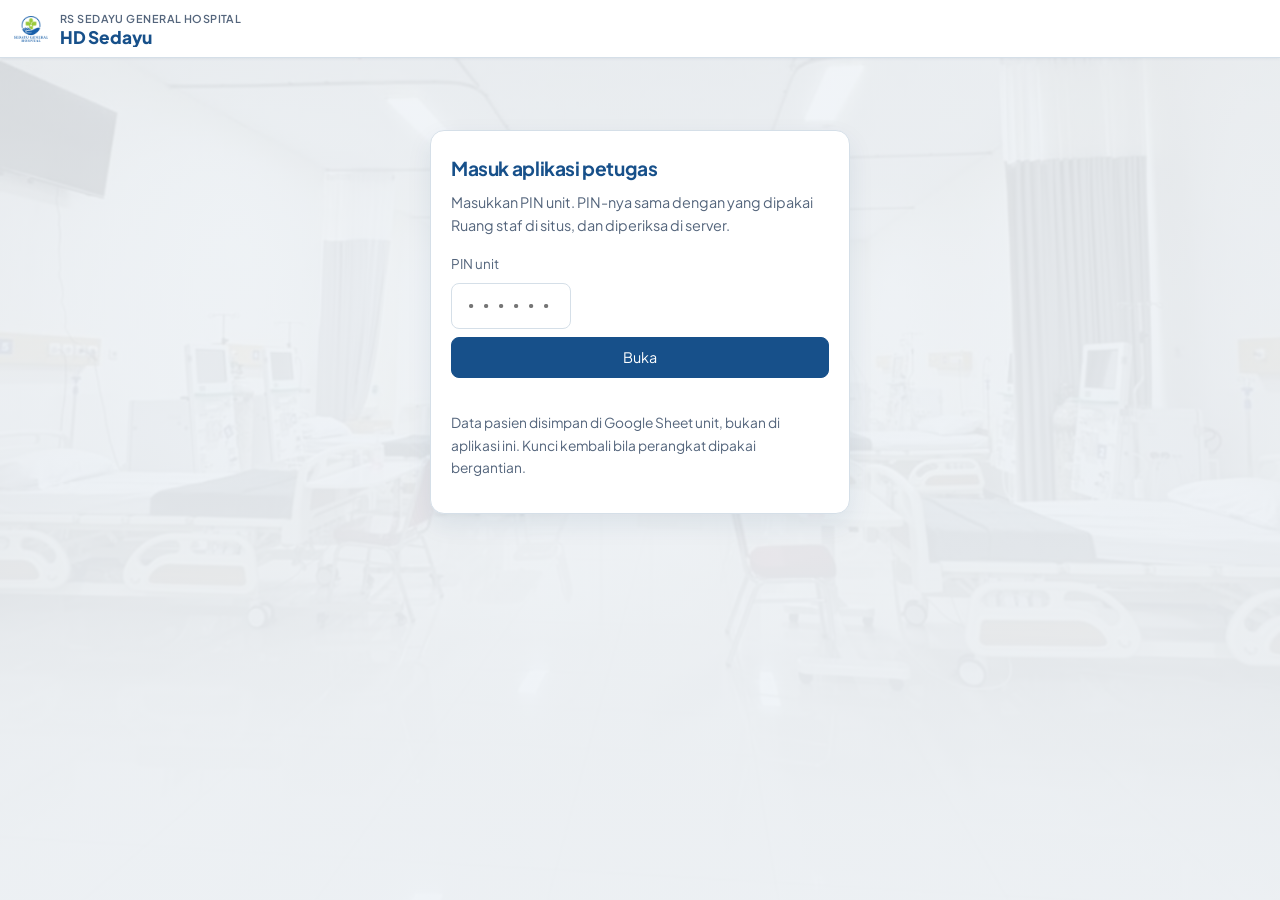
<file: petugas.html>
<!DOCTYPE html>
<html lang="id">
<head>
<meta charset="utf-8"/>
<meta content="width=device-width, initial-scale=1, viewport-fit=cover" name="viewport"/>
<meta content="#17508A" name="theme-color"/>
<meta content="noindex, nofollow" name="robots"/>
<title>HD Sedayu — Petugas Unit Hemodialisis</title>
<meta content="Reservasi, daftar tunggu, register pasien dialisis, dan tindakan harian Unit Hemodialisis RS Sedayu General Hospital." name="description"/>
<link href="petugas.webmanifest?v=70" rel="manifest"/>
<link href="assets/img/favicon-32.png?v=70" rel="icon" sizes="32x32" type="image/png"/>
<link href="assets/img/icon-192.png?v=70" rel="icon" sizes="192x192" type="image/png"/>
<link href="assets/img/apple-touch-icon.png?v=70" rel="apple-touch-icon"/>
<meta content="yes" name="mobile-web-app-capable"/>
<meta content="black-translucent" name="apple-mobile-web-app-status-bar-style"/>
<meta content="HD Sedayu" name="apple-mobile-web-app-title"/>
<link href="https://fonts.googleapis.com/css2?family=IBM+Plex+Mono:wght@400;500&family=Plus+Jakarta+Sans:wght@400;500;600;700;800&display=swap" rel="stylesheet"/>
<link href="assets/css/style.css?v=70" rel="stylesheet"/>
<link href="assets/css/petugas.css?v=70" rel="stylesheet"/>
</head>
<body class="app">
<div aria-hidden="true" class="latar-foto"></div>

<header class="app-bar">
<button class="app-kembali" hidden="" id="kembali" type="button" aria-label="Kembali ke menu">
<svg aria-hidden="true" fill="none" height="20" stroke="currentColor" stroke-linecap="round" stroke-linejoin="round" stroke-width="2.2" viewbox="0 0 24 24" width="20"><path d="M15 5l-7 7 7 7"></path></svg>
</button>
<img alt="" class="app-logo" src="assets/img/logo.png"/>
<div class="app-judul">
<p class="app-rs">RS Sedayu General Hospital</p>
<h1 id="judul-layar">HD Sedayu</h1>
</div>
<button class="app-pasang" hidden="" id="pasang" type="button">Pasang</button>
<button class="app-kunci" hidden="" id="kunci" type="button">Kunci</button>
</header>

<main class="app-isi">

<!-- ============ gerbang PIN ============ -->
<section class="layar is-on" id="layar-gerbang">
<div class="gerbang">
<h2>Masuk aplikasi petugas</h2>
<p class="lede">Masukkan PIN unit. PIN-nya sama dengan yang dipakai Ruang staf di situs, dan diperiksa di server.</p>
<div class="gerbang-form">
<label for="pin">PIN unit</label>
<input autocomplete="off" id="pin" inputmode="numeric" placeholder="••••••" type="password"/>
<button class="btn" id="buka" type="button">Buka</button>
</div>
<p class="err" id="pin-pesan" role="alert"></p>
<p class="note">Data pasien disimpan di Google Sheet unit, bukan di aplikasi ini. Kunci kembali bila perangkat dipakai bergantian.</p>
<p class="note" hidden="" id="petunjuk-pasang"></p>
</div>
</section>

<!-- ============ menu utama ============ -->
<section class="layar" hidden="" id="layar-menu">
<p class="app-sapa" id="app-sapa">Pilih pekerjaan</p>
<div class="menu-petak">
<button class="petak" data-layar="reservasi" type="button">
<span class="petak-ikon lc-biru"><svg aria-hidden="true" fill="none" height="26" stroke="currentColor" stroke-linecap="round" stroke-linejoin="round" stroke-width="1.9" viewbox="0 0 24 24" width="26"><rect height="16" rx="2.5" width="18" x="3" y="4.5"></rect><path d="M3 9.5h18M8 2.5v4M16 2.5v4M8.5 14h7"></path></svg></span>
<span class="petak-teks"><b>Reservasi</b><small>Jadwalkan pasien ke bed</small></span>
<span class="petak-angka" id="angka-reservasi"></span>
</button>
<button class="petak" data-layar="tunggu" type="button">
<span class="petak-ikon lc-kuning"><svg aria-hidden="true" fill="none" height="26" stroke="currentColor" stroke-linecap="round" stroke-linejoin="round" stroke-width="1.9" viewbox="0 0 24 24" width="26"><circle cx="12" cy="12" r="8.5"></circle><path d="M12 7.5V12l3 2"></path></svg></span>
<span class="petak-teks"><b>Waiting list</b><small>Pasien menunggu bed kosong</small></span>
<span class="petak-angka" id="angka-tunggu"></span>
</button>
<button class="petak" data-layar="register" type="button">
<span class="petak-ikon lc-hijau"><svg aria-hidden="true" fill="none" height="26" stroke="currentColor" stroke-linecap="round" stroke-linejoin="round" stroke-width="1.9" viewbox="0 0 24 24" width="26"><path d="M5 3.5h11.5a2.5 2.5 0 0 1 2.5 2.5v14H7.5A2.5 2.5 0 0 1 5 17.5z"></path><path d="M8.5 8h7M8.5 12h7M8.5 16h4"></path></svg></span>
<span class="petak-teks"><b>Register</b><small>Daftarkan pasien dialisis</small></span>
</button>
<button class="petak" data-layar="log" hidden="" type="button">
<span class="petak-ikon lc-biru"><svg aria-hidden="true" fill="none" height="26" stroke="currentColor" stroke-linecap="round" stroke-linejoin="round" stroke-width="1.9" viewbox="0 0 24 24" width="26"><path d="M5 4.5h14v15H5z"></path><path d="M8.5 9h7M8.5 13h7M8.5 17h4"></path></svg></span>
<span class="petak-teks"><b>Catatan aktivitas</b><small>Siapa mengerjakan apa</small></span>
</button>
<button class="petak" data-layar="tindakan" type="button">
<span class="petak-ikon lc-merah"><svg aria-hidden="true" fill="none" height="26" stroke="currentColor" stroke-linecap="round" stroke-linejoin="round" stroke-width="1.9" viewbox="0 0 24 24" width="26"><path d="M3 12h3.6l1.9-5.2 3.2 10.6L14 12h7"></path></svg></span>
<span class="petak-teks"><b>Tindakan</b><small>Catat tindakan harian HD</small></span>
</button>
</div>
<p class="note" id="menu-status">Memuat data unit…</p>
</section>

<!-- ============ reservasi ============ -->
<section class="layar" hidden="" id="layar-reservasi">
<div class="status-bed" id="status-bed-app" aria-live="polite"></div>
<div class="form-res" id="form-reservasi">
<label>Tanggal<input id="res-tanggal" type="date"/></label>
<label>Bed<select id="res-bed"></select></label>
<label class="span2">Shift<select id="res-shift"><option value="P">Pagi · 06.00–11.00</option><option value="S">Siang · 13.30–19.00</option></select></label>
<label class="span2">Nama pasien<input autocomplete="off" id="res-nama" maxlength="60" placeholder="Tn Budi S" type="text"/></label>
<label>Status pasien<select id="res-status"><option>Pasien Baru</option><option>Pasien Rutin</option></select></label>
<label>RS perujuk<input id="res-rs" maxlength="40" placeholder="misal: RS Panti Rapih" type="text"/></label>
<label class="span2">Alamat (opsional)<input id="res-alamat" maxlength="60" type="text"/></label>
<label class="span2">Keterangan (opsional)<input id="res-ket" maxlength="200" type="text"/></label>
<label>Diisi oleh (opsional)<input id="res-petugas" maxlength="30" placeholder="nama petugas" type="text"/></label>
</div>
<div class="app-aksi">
<button class="btn" id="simpan-res" type="button">Simpan reservasi</button>
<button class="btn btn-ghost" hidden="" id="batal-res" type="button">Batal</button>
<span id="res-pesan" role="status"></span>
</div>
<h3 class="app-sub">Reservasi mendatang</h3>
<ul class="docs kartu-res" id="daftar-res"></ul>
</section>

<!-- ============ daftar tunggu ============ -->
<section class="layar" hidden="" id="layar-tunggu">
<p class="lede">Pasien yang menunggu bed kosong pada tanggal yang dipilih. Tekan Pindahkan bila ada bed yang kosong.</p>
<label class="app-tanggal">Tanggal<input id="tunggu-tanggal" type="date"/></label>
<ul class="docs kartu-res" id="daftar-tunggu"></ul>
</section>

<!-- ============ catatan aktivitas ============ -->
<section class="layar" hidden="" id="layar-log">
<p class="lede">Urutan terbaru di atas. Catatan ini mengikuti PIN yang dipakai, jadi tiap anggota tim perlu memakai PIN-nya sendiri.</p>
<ul class="docs kartu-res" id="daftar-log"></ul>
</section>

<!-- ============ register pasien ============ -->
<section class="layar" hidden="" id="layar-register">
<p class="lede">Tersimpan ke Google Sheet register pasien dialisis unit.</p>
<div class="pakai-data">
<label>Salin dari pasien terdaftar<select id="pilih-pasien-register"></select></label>
<button class="btn btn-ghost" id="pakai-pasien-register" type="button">Pakai data</button>
</div>
<div class="form-res" id="form-register"></div>
<div class="app-aksi">
<button class="btn" id="simpan-register" type="button">Simpan register</button>
<span id="register-pesan" role="status"></span>
</div>
</section>

<!-- ============ tindakan harian ============ -->
<section class="layar" hidden="" id="layar-tindakan">
<p class="lede">Tersimpan ke tab bulan berjalan pada Google Sheet tindakan harian.</p>
<div class="form-res" id="form-tindakan"></div>
<div class="app-aksi">
<button class="btn" id="simpan-tindakan" type="button">Simpan tindakan</button>
<span id="tindakan-pesan" role="status"></span>
</div>
</section>

</main>

<datalist id="rs-rujukan"></datalist>

<script src="assets/js/konfig.js?v=70"></script>
<script src="assets/js/petugas.js?v=70"></script>
</body>
</html>
</file>
<file: assets/css/style.css>
:root{
  --ink:#13243A;
  --ink-soft:#54657C;
  --paper:#EFF3F7;
  --card:#FFFFFF;
  --blue:#1B5FA8;
  --blue-deep:#17508A;   /* navy dilembutkan; kontras teks putih 8,2:1 */
  --green:#4E9E3E;
  --amber:#B5751A;
  --kuning:#E6B152;            /* aksen kartu reservasi */
  --kuning-tua:#D59A2E;
  --kuning-lembut:#FDF6E7;
  --red:#B03030;
  --line:#D5DFE8;
  --biru-lembut:#2A6CB0;        /* biru FAQ: lebih terang dari biru tua, tetap lolos kontras AA */
  --biru-lembut-terang:#3C7FC2;
  /* Skala gerak. Tiga durasi saja, dipakai berulang, supaya seluruh situs
     terasa satu tangan. Lengkung --laju melambat tegas di ujung: gerak terasa
     mantap berhenti, bukan mengambang. */
  --gerak-1:120ms;   /* warna, latar, fokus — nyaris seketika */
  --gerak-2:220ms;   /* sorot, elevasi, tekan */
  --gerak-3:380ms;   /* masuk dan pindah panel */
  --laju:cubic-bezier(.2,0,0,1);
  --halus:cubic-bezier(.33,0,.1,1);
  --sans:"Plus Jakarta Sans",system-ui,-apple-system,sans-serif;
  --mono:"IBM Plex Mono",ui-monospace,monospace;
  /* judul memakai keluarga yang sama dengan isi, dibedakan oleh ketebalan */
  --judul:"Plus Jakarta Sans",system-ui,-apple-system,sans-serif;
}

*{box-sizing:border-box}
html{-webkit-text-size-adjust:100%}
body{
  margin:0;background:var(--paper);color:var(--ink);
  font-family:var(--sans);font-size:17px;line-height:1.62;
  -webkit-font-smoothing:antialiased;
}
.wrap{max-width:1280px;margin:0 auto;padding:0 24px}
.skip{position:absolute;left:-9999px}
.skip:focus{left:8px;top:8px;background:#fff;padding:8px 12px;z-index:30}
:focus-visible{outline:2px solid var(--blue);outline-offset:2px}

/* bilah info tipis di atas */
.topbar{background:var(--blue-deep);color:#C5DBF0;font-size:.86rem}
.topbar-in{display:flex;align-items:center;justify-content:space-between;gap:16px;
  padding-top:10px;padding-bottom:10px;flex-wrap:wrap}
.tb-kanan{display:flex;align-items:center;gap:18px;flex-wrap:wrap}
/* lencana IGD 24 jam di kiri nomor Unit HD — tanda saja, tanpa nomor telepon */
.tb-igd{gap:7px;padding:3px 12px 3px 5px;border-radius:999px;color:#fff;font-weight:600;
  background:rgba(216,70,60,.18);box-shadow:inset 0 0 0 1px rgba(255,255,255,.2)}
.tb-igd b{font-weight:700}
.tb-igd .igd-tanda{opacity:1}
.tb{display:inline-flex;align-items:center;gap:6px;color:inherit;text-decoration:none;white-space:nowrap}
.tb b{color:#fff;font-weight:700;letter-spacing:0}
.tb svg{flex:none;opacity:.85}
.tb-waktu{gap:10px}
.tb-waktu b{font-weight:600}
@media (hover:hover){a.tb:hover{color:#fff}a.tb:hover svg{opacity:1}}

/* bilah menu putih */
.masthead{background:#fff;color:var(--ink);position:sticky;top:0;z-index:15;
  border-bottom:1px solid var(--line)}
.masthead-in{display:flex;align-items:center;gap:20px;padding-top:11px;padding-bottom:11px}
.merek{display:flex;align-items:center;gap:11px;text-decoration:none;color:inherit;flex:none}
.merek-teks{display:flex;flex-direction:column;min-width:0}
.logo{width:42px;height:auto;flex:none}
.rs{font-size:.76rem;font-weight:500;letter-spacing:.01em;color:var(--ink-soft);margin:0}
h1{font-family:var(--judul);font-weight:800;font-size:1.3rem;line-height:1.15;margin:0;color:var(--blue-deep);letter-spacing:-.02em}
.btn-daftar{flex:none;background:var(--blue-deep);color:#fff;text-decoration:none;font-weight:700;
  font-size:.92rem;padding:11px 20px;border-radius:999px;white-space:nowrap}

/* tabs */
.tabs{display:flex;gap:2px;overflow-x:auto;scrollbar-width:none;flex:1;justify-content:flex-end}
.tabs::-webkit-scrollbar{display:none}
.tab{
  appearance:none;border:0;background:transparent;color:var(--ink-soft);
  font:inherit;font-size:.97rem;font-weight:500;padding:9px 13px;cursor:pointer;white-space:nowrap;
  border-bottom:3px solid transparent;border-radius:6px 6px 0 0;
}
.tab:hover{color:var(--blue-deep)}
.tab.is-on{color:var(--blue-deep);font-weight:600;border-bottom-color:var(--green)}

main.wrap{padding-top:28px;padding-bottom:48px}
.panel[hidden]{display:none}
h2{font-family:var(--judul);font-size:1.5rem;font-weight:700;margin:32px 0 10px;letter-spacing:-.02em}
.panel > h2:first-child,.board-head h2{margin-top:0}
h3{font-size:1rem;font-weight:600;margin:22px 0 6px}
p{margin:0 0 12px;max-width:68ch}
.lede{color:var(--ink-soft)}
.note{font-size:.86rem;color:var(--ink-soft)}
strong{font-weight:600}

/* papan jadwal */
.board{background:var(--card);border:1px solid var(--line);border-radius:10px;padding:18px 18px 14px}
.board-head{display:flex;flex-wrap:wrap;align-items:baseline;justify-content:space-between;gap:8px;margin-bottom:14px}
.board-sub{margin:0;font-family:var(--mono);font-size:.78rem;color:var(--ink-soft)}
.board-body{display:flex;flex-direction:column;gap:10px}
.shiftrow{display:grid;grid-template-columns:104px 1fr;gap:12px;align-items:start;
  padding:10px 0;border-top:1px solid var(--line)}
.shiftrow:first-child{border-top:0}
.shiftname{font-weight:600;font-size:.9rem}
.shifttime{display:block;font-family:var(--mono);font-size:.76rem;color:var(--ink-soft);font-weight:400}
.beds{display:flex;flex-wrap:wrap;gap:6px}
.bed{
  font-family:var(--mono);font-size:.76rem;line-height:1.3;
  border:1px solid var(--line);border-radius:6px;padding:5px 8px;min-width:58px;text-align:center;background:#F7FAFC;color:var(--ink-soft)
}
.bed.terisi{background:#E8F1FA;border-color:#B7D2EC;color:var(--blue-deep)}
.bed.isolasi{background:#FBF2E4;border-color:#E6CFA5;color:var(--amber)}
.bed b{display:block;font-weight:600;font-size:.82rem;color:inherit}
.board-foot{margin:10px 0 0;font-size:.8rem;color:var(--ink-soft)}
.board-foot:empty{display:none}
.bedgrid{display:grid;grid-template-columns:repeat(4,1fr);gap:10px}
.bedcard{background:#fff;border:1px solid var(--line);border-left:4px solid var(--green);border-radius:8px;padding:12px;min-width:0}
.bedcard header{display:flex;justify-content:space-between;align-items:center;gap:8px;margin-bottom:8px}
.bedcard h3{margin:0;font-size:1rem;white-space:nowrap}
.pill{font-size:.78rem;font-weight:600;padding:2px 10px;border-radius:999px;white-space:nowrap}
.is-kosong .pill{background:#E7F3E3;color:#2F6B24}
.is-terisi{border-left-color:var(--blue-deep)}
.is-terisi .pill{background:var(--blue-deep);color:#fff}
.is-dipesan{border-left-color:var(--blue)}
.is-dipesan .pill{background:#E8F1FA;color:var(--blue-deep)}
.bed-now{margin:0 0 8px;font-size:.86rem;color:var(--blue-deep);font-weight:500}
.bed-kosong{margin:0;font-size:.84rem;color:var(--ink-soft)}
.slots{list-style:none;margin:0;padding:0;display:grid;gap:4px}
.slots li{font-size:.82rem;color:var(--ink)}
.slots b{font-family:var(--mono);font-weight:500}
.slots small{display:block;font-size:.74rem;color:var(--ink-soft)}
.slots li.lewat{color:var(--ink-soft)}
.board-foot.demo{color:var(--amber)}

/* statistik */
.stats{margin-top:18px}
.grid-3{display:grid;grid-template-columns:repeat(3,1fr);gap:12px}
.stat{background:var(--card);border:1px solid var(--line);border-radius:10px;padding:14px 16px}
.stat-num{font-family:var(--mono);font-size:2rem;font-weight:600;margin:0;color:var(--blue-deep);line-height:1.1}
.stat-lab{margin:2px 0 0;font-size:.82rem;color:var(--ink-soft)}

.two-col{display:grid;grid-template-columns:1.4fr 1fr;gap:32px;margin-top:8px}
.facts{margin:0;display:grid;grid-template-columns:auto 1fr;gap:6px 16px;font-size:.94rem}
.facts dt{font-weight:600}
.facts dd{margin:0;color:var(--ink-soft)}

/* jadwal */
.dayrow{display:flex;gap:6px;flex-wrap:wrap;margin:6px 0 16px}
.day{appearance:none;border:1px solid var(--line);background:var(--card);color:var(--ink-soft);
  font:inherit;font-size:.86rem;padding:6px 12px;border-radius:999px;cursor:pointer}
.day[aria-pressed="true"]{background:var(--blue-deep);border-color:var(--blue-deep);color:#fff}
.tbl{border-collapse:collapse;width:100%;max-width:560px;background:var(--card);
  border:1px solid var(--line);border-radius:8px;overflow:hidden;font-size:.92rem}
.tbl th,.tbl td{padding:8px 12px;text-align:left;border-bottom:1px solid var(--line)}
.tbl th{background:#F4F8FB;font-weight:600}
.tbl tr:last-child td{border-bottom:0}
.tbl td:not(:first-child){font-family:var(--mono);font-size:.86rem}

/* alur */
.flow{list-style:none;counter-reset:l;margin:0;padding:0}
.flow li{counter-increment:l;position:relative;padding:0 0 18px 46px;border-left:2px solid var(--line);margin-left:14px}
.flow li:last-child{border-left-color:transparent;padding-bottom:0}
.flow li::before{
  content:counter(l);position:absolute;left:-15px;top:0;width:28px;height:28px;border-radius:50%;
  background:var(--blue-deep);color:#fff;font-family:var(--mono);font-size:.82rem;
  display:grid;place-items:center
}
.flow h3{margin:2px 0 4px}
.checks{margin:0;padding-left:20px;max-width:68ch}
.checks li{margin-bottom:6px}

/* edukasi */
.grid-2{display:grid;grid-template-columns:1fr 1fr;gap:14px}
.edu{background:var(--card);border:1px solid var(--line);border-radius:10px;padding:16px 18px;border-top:3px solid var(--blue)}
.edu h3{margin-top:0}
.tip{font-size:.88rem;color:var(--ink-soft);border-left:3px solid var(--green);padding-left:10px;margin-bottom:0}
.warn{margin-top:22px;background:#FDF4F2;border:1px solid #E7C4BC;border-radius:10px;padding:16px 18px}
.warn h3{margin-top:0;color:var(--red)}
.warn ul{margin:0;padding-left:20px}
.warn li{margin-bottom:4px}

/* ruang staf */
.gate{background:var(--card);border:1px solid var(--line);border-radius:10px;padding:20px;max-width:560px}
.gate-form{display:flex;gap:8px;align-items:flex-end;flex-wrap:wrap;margin:12px 0 4px}
.gate-form label{font-size:.84rem;color:var(--ink-soft);display:block;margin-bottom:4px}
#pin{font:inherit;font-family:var(--mono);padding:8px 10px;border:1px solid var(--line);border-radius:8px;width:120px}
.btn{appearance:none;border:1px solid var(--blue-deep);background:var(--blue-deep);color:#fff;
  font:inherit;font-size:.9rem;padding:8px 16px;border-radius:8px;cursor:pointer}
.btn:hover{background:var(--blue)}
.btn-ghost{background:transparent;color:var(--blue-deep)}
.btn-ghost:hover{background:#E8F1FA}
.err{color:var(--red);font-size:.86rem;min-height:1.2em;margin:4px 0}
.ok{color:var(--green);font-size:.86rem}
.staf-head{display:flex;justify-content:space-between;align-items:center;gap:12px}
.staf-head h2{margin:0}
.docs{list-style:none;margin:0;padding:0;display:grid;gap:8px}
.docs li{background:var(--card);border:1px solid var(--line);border-radius:8px;padding:10px 14px;
  display:flex;justify-content:space-between;gap:12px;align-items:center;flex-wrap:wrap}
.docs .kode{font-family:var(--mono);font-size:.78rem;color:var(--ink-soft)}
.docs a{color:var(--blue-deep)}
.ceklis-card{background:var(--card);border:1px solid var(--line);border-radius:10px;padding:14px 16px}
.ceklis-card h4{margin:0 0 8px;font-size:.95rem}
.ceklis-card label{display:flex;gap:8px;align-items:flex-start;font-size:.9rem;margin-bottom:6px;cursor:pointer}
.ceklis-card input{margin-top:4px;accent-color:var(--blue-deep)}
/* ruang staf: formulir reservasi dan daftar tunggu berdampingan sama lebar */
.staf-dua{display:grid;grid-template-columns:minmax(0,1fr) minmax(0,1fr);gap:18px;
  align-items:start;margin-top:4px}
.staf-kolom{min-width:0;background:var(--card);border:1px solid var(--line);border-radius:12px;padding:16px 18px}
/* kedua kolom atas juga bisa disimpan, seperti bagian lain di ruang staf */
.staf-kolom.lipat{margin:0;padding:0 18px}
.staf-kolom.lipat > summary{padding:14px 0}
.staf-kolom.lipat > *:last-child{margin-bottom:16px}
.staf-kolom > h3:first-child{margin-top:0}
.staf-kolom .lede{margin-top:0}
.staf-kolom .form-res{max-width:none;min-width:0;grid-template-columns:minmax(0,1fr) minmax(0,1fr)}
#daftar-tunggu{margin-bottom:0}
@media (max-width:980px){.staf-dua{grid-template-columns:minmax(0,1fr)}}
@media (max-width:760px){.staf-kolom .form-res{grid-template-columns:minmax(0,1fr)}}
/* baris "salin dari pasien terdaftar" di atas isian register */
.pakai-data{display:flex;align-items:flex-end;gap:10px;flex-wrap:wrap;margin:0 0 12px}
.pakai-data label{display:flex;flex-direction:column;gap:4px;font-size:.84rem;color:var(--ink-soft);
  min-width:0;flex:1 1 240px}
.pakai-data select{font:inherit;font-size:.95rem;color:var(--ink);padding:8px 10px;min-width:0;
  border:1px solid var(--line);border-radius:8px;background:#fff}
.pakai-data .btn{flex:none}

/* formulir di dalam bagian yang bisa disimpan memakai lebar penuh */
.lipat .form-res{max-width:none}
@media (min-width:981px){.lipat .form-res{grid-template-columns:repeat(3,minmax(0,1fr))}}
/* dua isian Sheet berdampingan: masing-masing cukup dua kolom isian */
.staf-dua-isian{align-items:start}
/* tiap kolom setinggi isinya sendiri: membuka satu tidak menarik tetangganya */
.staf-dua-isian > .lipat{margin:0;align-self:start}
@media (min-width:981px){
  .staf-dua-isian .form-res{grid-template-columns:minmax(0,1fr) minmax(0,1fr)}
}

/* bagian ruang staf yang bisa disimpan agar halaman tidak panjang */
.lipat{border:1px solid var(--line);border-radius:10px;background:var(--card);
  padding:0 16px;margin:14px 0}
.lipat > summary{display:flex;align-items:center;gap:10px;list-style:none;cursor:pointer;
  padding:12px 0;color:var(--blue-deep)}
.lipat > summary::-webkit-details-marker{display:none}
.lipat > summary::marker{content:""}
.lipat > summary h3,.lipat > summary h4{margin:0;flex:1}
.lipat > summary:focus-visible{outline:2px solid var(--blue);outline-offset:2px;border-radius:6px}
.lipat > summary .lipat-panah{display:grid;place-items:center;width:26px;height:26px;
  border-radius:50%;background:#EDF3F9;color:var(--blue-deep);flex:none}
.lipat[open] > summary .lipat-panah{rotate:180deg}
.lipat[open] > summary{border-bottom:1px solid var(--line);margin-bottom:12px}
.lipat > *:last-child{margin-bottom:14px}
.lipat .hitung{font-family:var(--mono);font-size:.8rem;color:var(--ink-soft);flex:none}
.lipat .hitung.penuh{color:#1B6B3A;font-weight:600}
details.ceklis-card{padding:0 14px}
details.ceklis-card > summary{padding:12px 0}
@media (prefers-reduced-motion:no-preference){
  .lipat > summary .lipat-panah{transition:rotate var(--gerak-2) var(--halus),
    background-color var(--gerak-1) ease}
}
@media (hover:hover){.lipat > summary:hover .lipat-panah{background:#DCE7F2}}

.ceklis-aksi{display:flex;gap:8px;align-items:center;flex-wrap:wrap;margin-top:12px}
.bars{display:grid;gap:6px;max-width:520px;margin-top:8px}
.bar{display:grid;grid-template-columns:76px 1fr 44px;gap:10px;align-items:center;font-size:.85rem}
.bar span:first-child{font-family:var(--mono);color:var(--ink-soft)}
.bar i{display:block;height:14px;background:var(--blue);border-radius:3px}
.bar b{font-family:var(--mono);font-weight:500;text-align:right}

/* ===================== kaki halaman ===================== */
.kaki{background:var(--blue-deep);color:#C5DBF0;margin-top:44px;padding:52px 0 26px}
.kaki p{margin:0 0 12px;max-width:38ch;line-height:1.6}
.kaki-atas{display:grid;grid-template-columns:1.45fr .95fr 1.3fr;gap:30px 48px;align-items:start}
.kaki-logo{width:50px;background:#fff;border-radius:11px;padding:6px;display:block;margin-bottom:16px}
.kaki-nama{font-family:var(--judul);font-weight:800;font-size:1.2rem;color:#fff;line-height:1.3;
  letter-spacing:-.02em;margin-bottom:14px}
.kaki-nama span{font-weight:500;font-size:.88rem;color:#A9C6E5;letter-spacing:0}
.kaki-sub{font-size:.73rem;font-weight:700;letter-spacing:.14em;text-transform:uppercase;
  color:#94BBE0;margin:26px 0 13px;line-height:1.4}
.kaki-kolom .kaki-sub{margin-top:0}

.kaki-sosial{display:flex;gap:9px;flex-wrap:wrap}
.kaki-sosial a{display:grid;place-items:center;width:38px;height:38px;border-radius:10px;
  background:rgba(255,255,255,.09);color:#fff}

.kaki-taut{list-style:none;margin:0;padding:0;display:grid;gap:3px}
/* panah menempel pada teksnya, bukan didorong ke tepi kolom */
.kaki-taut a{display:inline-flex;align-items:center;gap:8px;color:#DCE9F6;
  text-decoration:none;font-weight:600;font-size:.98rem;padding:8px 0}
.kaki-taut span{color:#7FA8D2}

.kaki-hubungi{list-style:none;margin:0;padding:0;display:grid;gap:8px}
.kaki-hubungi a{display:flex;gap:13px;align-items:flex-start;text-decoration:none;color:inherit;
  padding:11px 12px;border-radius:12px;margin-left:-12px}
.kaki-ikon{display:grid;place-items:center;width:40px;height:40px;border-radius:11px;flex:none;
  background:rgba(255,255,255,.12);color:#fff}
.kaki-isi{display:flex;flex-direction:column;min-width:0}
.kaki-isi b{color:#fff;font-size:.98rem;font-weight:700}
.kaki-isi b span{color:#7FA8D2;font-weight:400}
.kaki-isi em{font-style:normal;font-family:var(--mono);font-size:.86rem;color:#CFE2F4;margin-top:2px;
  letter-spacing:-.02em}
.kaki-isi em.biasa{font-family:var(--sans);font-size:.9rem;letter-spacing:0}
.kaki-isi small{font-size:.8rem;color:#8FB4DA;margin-top:3px}

.kaki-bawah{display:flex;justify-content:space-between;align-items:baseline;gap:14px 32px;flex-wrap:wrap;
  margin-top:38px;padding-top:22px;border-top:1px solid rgba(255,255,255,.15)}
.kaki-bawah p{margin:0;max-width:none;font-size:.88rem}
.kaki-bawah b{color:#fff;font-weight:700}
.kaki-bawah .note{color:#94BBE0;font-size:.85rem;max-width:none}

@media (hover:hover){
  .kaki-sosial a:hover{background:rgba(255,255,255,.2)}
  .kaki-taut a:hover{color:#fff}
  .kaki-taut a:hover span{color:#fff}
  .kaki-hubungi a:hover{background:rgba(255,255,255,.08)}
  .kaki-hubungi a:hover .kaki-ikon{background:rgba(255,255,255,.22)}
}
@media (hover:hover) and (prefers-reduced-motion:no-preference){
  .kaki-sosial a,.kaki-taut a,.kaki-hubungi a,.kaki-ikon{
    transition:background-color var(--gerak-1) ease,color var(--gerak-1) ease,
               transform var(--gerak-2) var(--halus)}
  .kaki-sosial a:hover{transform:translateY(-2px)}
  .kaki-taut a:hover{transform:translateX(3px)}
}

@media (max-width:900px){
  .kaki-atas{grid-template-columns:1fr 1fr;gap:34px}
  .kaki-merek{grid-column:1 / -1}
}
@media (max-width:560px){
  .kaki{padding-top:40px}
  .kaki-atas{grid-template-columns:1fr;gap:30px}
  .kaki-bawah{margin-top:28px}
  .kaki-bawah .note{text-align:left}
}

@media (max-width:760px){
  /* yang disembunyikan hanya alamat dan tanggal; lencana IGD tetap tampil */
  .tb-waktu,.tb-alamat{display:none}
  .grid-3,.grid-2,.two-col{grid-template-columns:1fr}
  .shiftrow{grid-template-columns:1fr;gap:6px}
  .bed{flex:1 1 calc(33% - 6px)}
  .bedgrid{grid-template-columns:1fr 1fr}
}
@media (prefers-reduced-motion:no-preference){
  .bed{transition:background var(--gerak-1) ease}
}
.stats[hidden]{display:none}
.is-gagal{border-left-color:var(--line)}.is-gagal .pill{background:#F1F4F7;color:var(--ink-soft)}

/* animasi hover: hanya di perangkat dengan mouse, dan dimatikan bila pengguna memilih kurangi gerakan */
.tab,.day,.btn,.bedcard,.edu,.docs li{transition:color var(--gerak-1) ease,
  background-color var(--gerak-1) ease,border-color var(--gerak-1) ease}
@media (hover:hover){
  .tab:hover{border-bottom-color:#CFE0EF;background:#F4F8FC}
  .tab.is-on:hover{border-bottom-color:var(--green)}
  .day:hover{border-color:var(--blue);color:var(--blue-deep);background:#F2F7FC}
  .day[aria-pressed="true"]:hover{background:var(--blue);border-color:var(--blue);color:#fff}
  .edu:hover,.docs li:hover{border-color:#B7D2EC}
  .bedcard:hover{border-top-color:#B7D2EC;border-right-color:#B7D2EC;border-bottom-color:#B7D2EC}
  .edu:hover{border-top-color:var(--blue)}
}
@media (hover:hover) and (prefers-reduced-motion:no-preference){
  .day,.btn,.bedcard,.edu,.docs li{transition:color var(--gerak-1) ease,
    background-color var(--gerak-1) ease,border-color var(--gerak-1) ease,
    transform var(--gerak-2) var(--halus),box-shadow var(--gerak-2) ease}
  .day:hover{transform:translateY(-1px);box-shadow:0 3px 8px rgba(14,59,107,.12)}
  .bedcard:hover,.edu:hover{transform:translateY(-3px);box-shadow:0 10px 22px rgba(14,59,107,.13)}
  .docs li:hover{transform:translateX(3px)}
  .btn:hover{transform:translateY(-1px);box-shadow:0 4px 10px rgba(14,59,107,.18)}
}
@media (prefers-reduced-motion:no-preference){
  .day:active,.btn:active,.tab:active{transform:scale(.985)}
}

/* kontak */
.telp{font-family:var(--mono);font-size:1.15rem}
.kontak-aksi{display:flex;gap:8px;flex-wrap:wrap;margin:0 0 14px}
.kontak-aksi .btn{text-decoration:none}
main a{color:var(--blue-deep)}
main a.btn{color:#fff}
main a.btn-ghost{color:var(--blue-deep)}

/* form reservasi staf */
.form-res{display:grid;grid-template-columns:1fr 1fr;gap:10px 14px;max-width:560px;background:var(--card);
  border:1px solid var(--line);border-radius:10px;padding:14px 16px}
.form-res label{display:flex;flex-direction:column;gap:4px;font-size:.84rem;color:var(--ink-soft)}
.form-res .span2{grid-column:1 / -1}
.form-res input,.form-res select{font:inherit;font-size:.95rem;color:var(--ink);padding:8px 10px;
  border:1px solid var(--line);border-radius:8px;background:#fff;min-width:0}
/* isian wajib yang masih kosong saat hendak disimpan */
.form-res input.kurang,.form-res select.kurang{border-color:#D98B2B;background:#FFFBF4;
  box-shadow:0 0 0 3px rgba(217,139,43,.14)}
#res-pesan.err,#res-pesan.ok{margin:0}
.docs .hapus{appearance:none;border:1px solid #E7C4BC;background:#fff;color:var(--red);font:inherit;
  font-size:.82rem;padding:4px 10px;border-radius:6px;cursor:pointer}
.docs .hapus:hover{background:#FDF4F2}
@media (max-width:760px){.form-res{grid-template-columns:1fr}}

/* ---------- animasi halaman ---------- */
/* tombol kontak melayang */
.melayang{position:fixed;right:16px;bottom:calc(16px + env(safe-area-inset-bottom,0px));z-index:20;
  display:flex;flex-direction:column;align-items:flex-end;gap:10px}
.fab-wa{position:relative;display:flex;align-items:center;gap:8px;background:#1FA855;color:#fff;text-decoration:none;
  font-weight:600;font-size:.9rem;padding:10px 16px 10px 12px;border-radius:999px;box-shadow:0 6px 16px rgba(31,168,85,.35)}
.fab-wa svg{flex:none}
/* tombol IGD 24 jam di atas tombol WhatsApp — membuka WhatsApp IGD */
.fab-igd{display:flex;align-items:center;gap:8px;border:0;cursor:pointer;font:inherit;text-decoration:none;
  background:#D8463C;color:#fff;font-weight:600;font-size:.9rem;
  padding:10px 16px 10px 12px;border-radius:999px;box-shadow:0 6px 16px rgba(216,70,60,.35)}
.fab-igd svg{flex:none}
.fab-igd b{font-weight:700}
body{padding-bottom:84px}

/* Foto unit sebagai latar halaman. Dipasang pada lapisan tersendiri yang
   diam saat halaman digulir, dengan kabut putih tebal di atasnya supaya
   tulisan dan kartu tetap jelas terbaca. */
.latar-foto{position:fixed;inset:0;z-index:-2;background:var(--paper)}
.latar-foto::before{content:"";position:absolute;inset:0;
  background:url("../img/galeri-1.jpg?v=70") center/cover no-repeat;
  opacity:.38;filter:saturate(.8)}
.latar-foto::after{content:"";position:absolute;inset:0;
  background:linear-gradient(180deg,rgba(239,243,247,.72) 0%,rgba(239,243,247,.82) 45%,rgba(239,243,247,.9) 100%)}
@media (max-width:760px){.fab-wa span,.fab-igd span{display:none}.fab-wa,.fab-igd{padding:12px}}

@media (prefers-reduced-motion:no-preference){
  /* header masuk saat halaman dibuka */
  /* header cukup muncul sekali sebagai satu kesatuan; menganimasikan tiap
     bagiannya sendiri-sendiri membuat halaman terasa rewel saat dibuka */
  .topbar,.masthead{animation:pudar var(--gerak-3) var(--laju) both}

  /* elemen muncul saat digulir */
  /* pakai properti `translate`, bukan `transform`, agar tidak menimpa efek hover */
  /* transform dan bayangan ikut didaftarkan di sini: aturan ini lebih kuat
     daripada transisi milik elemennya sendiri, jadi tanpa keduanya efek sorot
     pada elemen yang ikut muncul-saat-digulir akan meloncat tanpa animasi */
  html.anim .reveal{opacity:0;translate:0 14px;
    transition:opacity var(--gerak-3) ease,translate var(--gerak-3) var(--laju),
               transform var(--gerak-2) var(--halus),box-shadow var(--gerak-2) ease;
    transition-delay:var(--d,0s)}
  html.anim .reveal.tampil{transition-delay:0s}
  html.anim .reveal.tampil{opacity:1;translate:0 0}

  /* kartu bed muncul berurutan pada tampilan pertama */
  .bedgrid.urut .bedcard{animation:naik var(--gerak-3) var(--laju) both;animation-delay:calc(var(--i) * 55ms + 60ms)}

  /* Tanpa cincin berdenyut: gerak yang berulang terus menarik mata sepanjang
     waktu dan membuat halaman terasa seperti iklan. Tombolnya cukup diam. */
  .fab-wa,.fab-igd{animation:naik var(--gerak-3) 180ms both;
    transition:transform var(--gerak-2) var(--halus),box-shadow var(--gerak-2) ease}
  .fab-igd{animation-delay:120ms}
  .fab-wa:hover,.fab-igd:hover{transform:translateY(-2px)}
  .fab-wa:hover{box-shadow:0 10px 22px rgba(31,168,85,.45)}
  .fab-igd:hover{box-shadow:0 10px 22px rgba(216,70,60,.45)}

  /* pergantian tab */
  .panel:not([hidden]){animation:pudar var(--gerak-2) ease both}
}
/* animasi masuk memakai `translate` agar `transform` tetap bebas dipakai hover */
@keyframes naik{from{opacity:0;translate:0 10px}to{opacity:1;translate:0 0}}
@keyframes pudar{from{opacity:0}to{opacity:1}}

/* kartu promo */
.promo{display:flex;align-items:center;justify-content:space-between;gap:12px;margin-top:14px;
  padding:14px 18px;border-radius:10px;text-decoration:none;color:#fff;
  background:linear-gradient(100deg,var(--blue-deep),var(--blue))}
.promo[hidden]{display:none}
.promo-teks{display:flex;flex-direction:column;line-height:1.35}
.promo-teks strong{font-family:var(--judul);font-weight:700;font-size:1.12rem}
.promo-teks span{font-size:.84rem;color:#C5DBF0}
.promo-aksi{flex:none;background:#fff;color:var(--blue-deep);font-weight:600;font-size:.86rem;padding:7px 14px;border-radius:999px}
@media (hover:hover) and (prefers-reduced-motion:no-preference){
  .promo{transition:transform var(--gerak-2) var(--halus),box-shadow var(--gerak-2) ease}
  .promo:hover{transform:translateY(-2px);box-shadow:0 8px 18px rgba(14,59,107,.2)}
}

.res-aksi{display:flex;gap:6px;flex:none;align-items:center;flex-wrap:wrap}
.docs .ubah{appearance:none;border:1px solid #B7D2EC;background:#fff;color:var(--blue-deep);font:inherit;
  font-size:.82rem;padding:4px 10px;border-radius:6px;cursor:pointer}
.docs .ubah:hover{background:#F2F7FC}

/* ---------- baris reservasi: satu kolom isi, satu kolom tombol ---------- */
.docs li.res-item{display:grid;grid-template-columns:minmax(0,1fr) auto;gap:8px 16px;
  align-items:start;padding:12px 14px}
.res-utama{min-width:0}
.res-kepala{margin:0;display:flex;align-items:center;gap:8px;flex-wrap:wrap;font-size:.95rem}
.res-kepala b{color:var(--blue-deep)}
.res-jam{font-family:var(--mono);font-size:.82rem;color:var(--ink-soft)}
.res-bed{font-size:.71rem;font-weight:700;letter-spacing:.04em;text-transform:uppercase;
  background:#EAF2FA;color:var(--blue-deep);border-radius:999px;padding:3px 9px}
.res-bed-tunggu{background:#FDF3E2;color:#8A5A12}
.res-pasien{margin:5px 0 0;display:flex;align-items:center;gap:7px;flex-wrap:wrap;font-size:.9rem}
.res-nama{font-weight:600}
.res-label{font-size:.71rem;letter-spacing:.03em;text-transform:uppercase;color:var(--ink-soft);
  background:#F1F5F9;border-radius:999px;padding:3px 9px;white-space:nowrap;
  max-width:16rem;overflow:hidden;text-overflow:ellipsis}
.res-ket{margin:7px 0 0;font-size:.84rem;line-height:1.55;color:var(--ink-soft);cursor:pointer;
  display:-webkit-box;-webkit-line-clamp:2;-webkit-box-orient:vertical;overflow:hidden}
.res-ket.terbuka{-webkit-line-clamp:999}
.res-item .res-aksi{flex-wrap:nowrap}
.docs .ubah,.docs .hapus,.docs .pindah{padding:5px 11px;border-radius:7px;font-size:.8rem;
  font-weight:500;white-space:nowrap}
@media (max-width:760px){
  .docs li.res-item{grid-template-columns:minmax(0,1fr)}
  .res-item .res-aksi{flex-wrap:wrap}
}

/* ---------- daftar tunggu dan penanda bed ---------- */
.status-bed{display:flex;flex-wrap:wrap;gap:8px;margin:0 0 14px}
.chip-bed{display:inline-flex;align-items:center;gap:6px;font-size:.82rem;font-weight:600;
  padding:5px 12px;border-radius:999px;background:#E7F5EC;color:#1B6B3A;
  box-shadow:inset 0 0 0 1px rgba(27,107,58,.22)}
.chip-bed::before{content:"";width:7px;height:7px;border-radius:50%;background:currentColor}
.chip-bed.isi{background:#FBECEA;color:#A33322;box-shadow:inset 0 0 0 1px rgba(163,51,34,.22)}
.chip-bed.tunggu{background:#FDF3E2;color:#8A5A12;box-shadow:inset 0 0 0 1px rgba(138,90,18,.22)}
.chip-bed.penuh{background:#FDF3E2;color:#8A5A12;box-shadow:none;font-weight:500}
.chip-bed.penuh::before{display:none}
.docs li.res-tunggu{border-left:3px solid #E0A33B;padding-left:11px}
.tanda-tunggu{color:#8A5A12}
.docs .pindah{appearance:none;border:1px solid #E6C58B;background:#FDF3E2;color:#8A5A12;font:inherit;
  font-size:.82rem;font-weight:600;padding:4px 10px;border-radius:6px;cursor:pointer}
.docs .pindah:hover{background:#FBEBD2}
.pilih-pindah{font:inherit;font-size:.82rem;padding:4px 8px;border-radius:6px;
  border:1px solid #CBD9E8;background:#fff;color:var(--ink)}
#res-bed option:disabled{color:#A33322}

/* ---------- hover tambahan: statistik, tautan, langkah alur, isian form ---------- */
main a:not(.btn){text-decoration-color:rgba(14,59,107,.35);text-underline-offset:3px}
.stat,.flow li h3,.warn,.slots li{transition:border-color var(--gerak-1) ease,
  background-color var(--gerak-1) ease,color var(--gerak-1) ease}
.form-res input,.form-res select{transition:border-color var(--gerak-1) ease,box-shadow var(--gerak-1) ease}
.form-res input:hover,.form-res select:hover{border-color:#B7D2EC}
.form-res input:focus,.form-res select:focus{border-color:var(--blue);box-shadow:0 0 0 3px rgba(27,95,168,.13);outline:none}
.ceklis-card label{transition:background-color var(--gerak-1) ease;border-radius:6px;padding:2px 4px;margin-left:-4px}

@media (hover:hover){
  main a:not(.btn):hover{text-decoration-color:var(--blue)}
  .stat:hover{border-color:#B7D2EC}
  .slots li:hover{color:var(--blue-deep)}
  .ceklis-card label:hover{background:#F2F7FC}
  .flow li:hover h3{color:var(--blue-deep)}
}
@media (hover:hover) and (prefers-reduced-motion:no-preference){
  .stat,.flow li::before{transition:transform var(--gerak-2) var(--halus),box-shadow var(--gerak-2) ease,border-color var(--gerak-1) ease}
  .stat:hover{transform:translateY(-3px);box-shadow:0 10px 22px rgba(14,59,107,.12)}
  .flow li:hover::before{transform:scale(1.06)}
}

/* ======================================================================
   Papan bed sebagai monitor klinis yang hidup
   ====================================================================== */

/* bar kemajuan sesi dialisis */
.maju{height:5px;border-radius:999px;background:#DCE8F3;overflow:hidden;margin:2px 0 6px}
.maju i{display:block;height:100%;width:var(--p,0%);border-radius:inherit;
  background:linear-gradient(90deg,var(--blue),#3C86D4)}
.bed-sisa{margin:0;font-family:var(--mono);font-size:.74rem;color:var(--ink-soft);letter-spacing:-.01em}
@media (prefers-reduced-motion:no-preference){
  .maju i{transition:width .9s var(--laju)}
}

/* titik denyut pada label bed yang sedang terisi */
.is-terisi .pill{display:inline-flex;align-items:center;gap:6px}
.is-terisi .pill::before{content:"";width:6px;height:6px;border-radius:50%;background:#8FD08A;flex:none}
@media (prefers-reduced-motion:no-preference){
  .is-terisi .pill::before{animation:nadi 2.8s ease-in-out infinite}
}
/* denyut status bed: hanya terang-redup, tanpa membesar — cukup menandakan
   sesi sedang berjalan tanpa mengganggu pembacaan */
@keyframes nadi{0%,100%{opacity:.45}50%{opacity:1}}

/* kerangka sementara selagi jadwal dimuat */
.bedcard.rangka{border-left-color:var(--line)}
.rangka .baris{height:12px;border-radius:6px;margin:4px 0 0;width:70%}
.rangka .pill{width:62px;border-radius:999px}
.kilau{background:#E9EFF5;color:transparent}
@media (prefers-reduced-motion:no-preference){
  .kilau{background:linear-gradient(100deg,#E9EFF5 30%,#F5F8FB 50%,#E9EFF5 70%);
    background-size:220% 100%;animation:kilau 1.6s linear infinite}
}
@keyframes kilau{from{background-position:120% 0}to{background-position:-120% 0}}

/* masthead memadat saat digulir */

/* pemadatan dibuat ringan: makin besar perubahannya, makin terasa isi halaman
   melompat saat ambang terlewati */
/* saat digulir cukup bayangan; tinggi bilah tidak diubah agar isi halaman
   tidak melompat */

/* panel tab meluncur mengikuti arah perpindahan */
@media (prefers-reduced-motion:no-preference){
  .panel.dari-kanan{animation:geserKanan var(--gerak-2) var(--laju) both}
  .panel.dari-kiri{animation:geserKiri var(--gerak-2) var(--laju) both}
}
@keyframes geserKanan{from{opacity:0;translate:10px 0}to{opacity:1;translate:0 0}}
@keyframes geserKiri{from{opacity:0;translate:-10px 0}to{opacity:1;translate:0 0}}

/* kartu bed: sorotan terasa seperti menekan kaca, bukan sekadar naik */
@media (hover:hover) and (prefers-reduced-motion:no-preference){
  .bedcard{transition:transform var(--gerak-2) var(--halus),box-shadow var(--gerak-2) ease,border-color var(--gerak-1) ease}
  .bedcard:hover .maju i{filter:saturate(1.25)}
}


/* bayangan tipis muncul saat masthead menempel, agar batasnya terbaca */
.masthead{box-shadow:0 0 0 rgba(10,35,64,0)}
@media (prefers-reduced-motion:no-preference){.masthead{transition:box-shadow var(--gerak-2) ease}}
.masthead.ringkas{box-shadow:0 4px 14px rgba(14,59,107,.13)}

/* ======================================================================
   Kartu bergaya portal: lencana ikon bulat, isi rata tengah, sorotan terangkat
   ====================================================================== */
.edu{text-align:center;border-top:0;border-radius:14px;padding:26px 20px 22px;
  box-shadow:0 1px 2px rgba(14,59,107,.06)}
.edu-ikon{display:grid;place-items:center;width:72px;height:72px;border-radius:50%;margin:0 auto 14px}
.edu-ikon svg{display:block}
.edu h3{font-family:var(--judul);font-weight:700;font-size:1.26rem;margin:0 0 10px;letter-spacing:-.015em}
.edu p{max-width:none;font-size:.93rem}
.edu .tip{border-left:0;padding:12px 14px;margin-top:14px;border-radius:10px;background:#F4F8FB;
  text-align:left;font-size:.86rem}

/* warna lencana per topik, mengikuti makna isinya */
.ik-cairan{background:#E4EFFB;color:#1B5FA8}
.ik-kalium{background:#FDE7E4;color:#C0392B}
.ik-akses{background:#FCF1DC;color:#B5751A}
.ik-obat{background:#E4F3E2;color:#3C7E31}

@media (prefers-reduced-motion:no-preference){
  .edu-ikon{transition:transform var(--gerak-2) var(--halus),box-shadow var(--gerak-2) ease}
}
@media (hover:hover){
  .edu:hover .tip{background:#EDF4FA}
}
@media (hover:hover) and (prefers-reduced-motion:no-preference){
  .edu{transition:transform var(--gerak-2) var(--halus),box-shadow var(--gerak-2) ease,border-color var(--gerak-1) ease}
  .edu:hover{transform:translateY(-3px);box-shadow:0 10px 22px rgba(14,59,107,.13);border-color:#C9DDEE}
  .edu:hover .edu-ikon{transform:scale(1.03);box-shadow:0 6px 14px rgba(14,59,107,.12)}
}

@media (max-width:760px){
  .edu{padding:22px 18px 18px}
  .edu-ikon{width:62px;height:62px}
}

/* samakan bahasa kartu di seluruh halaman agar terbaca sebagai satu sistem */
.board,.stat,.bedcard,.gate,.ceklis-card,.docs li,.form-res{border-radius:14px}
.board,.stat,.gate,.ceklis-card{box-shadow:0 1px 2px rgba(14,59,107,.06)}

/* ======================================================================
   Hero beranda: perkenalan layanan di kiri, papan bed yang hidup di kanan
   ====================================================================== */
.hero{display:grid;grid-template-columns:1fr .96fr;gap:42px;align-items:start;
  background:linear-gradient(135deg,#F4F8FC 0%,#E7F0F9 100%);
  border:1px solid #DCE7F2;border-radius:22px;padding:44px}
.hero .board{margin:0;background:#fff}
#papan-jadwal{margin-top:18px}

.eyebrow{display:inline-flex;align-items:center;gap:7px;margin:0 0 18px;
  font-size:.74rem;font-weight:700;letter-spacing:.13em;color:var(--blue);
  background:#fff;border:1px solid #D3E3F2;border-radius:999px;padding:6px 14px 6px 11px}
.hero-judul{font-family:var(--judul);font-weight:800;line-height:1.08;letter-spacing:-.03em;
  font-size:clamp(1.92rem, 1rem + 2.9vw, 3.6rem);
  letter-spacing:-.015em;margin:0 0 14px;color:var(--ink)}
.hero-lede{font-size:1.08rem;line-height:1.62;color:var(--ink-soft);max-width:48ch;margin:0 0 26px}

.hero-aksi{display:flex;flex-wrap:wrap;gap:11px;margin-bottom:30px}
.hero-aksi .btn{text-decoration:none;font-size:.93rem;padding:11px 20px;border-radius:999px;cursor:pointer}
.hero-aksi .btn-ghost{background:#fff}

.hero-fakta{display:grid;grid-template-columns:repeat(3,1fr);gap:10px}
.fakta{display:flex;align-items:center;gap:10px;background:#fff;border:1px solid #DCE7F2;
  border-radius:12px;padding:11px 12px;min-width:0}
.fakta-ikon{display:grid;place-items:center;width:34px;height:34px;border-radius:9px;
  background:#E4EFFB;color:var(--blue);flex:none}
.fakta span:last-child{display:flex;flex-direction:column;min-width:0;font-size:.86rem;color:var(--ink)}
.fakta b{font-size:.72rem;font-weight:600;color:var(--ink-soft);letter-spacing:.02em}

@media (hover:hover) and (prefers-reduced-motion:no-preference){
  .fakta{transition:transform var(--gerak-2) var(--halus),box-shadow var(--gerak-2) ease,border-color var(--gerak-1) ease}
  .fakta:hover{transform:translateY(-2px);box-shadow:0 6px 14px rgba(14,59,107,.1);border-color:#BFD8EE}
}

@media (max-width:980px){
  .hero{grid-template-columns:1fr;gap:26px;padding:28px 24px}
  .hero-lede{max-width:none}
}
@media (max-width:560px){
  .hero{padding:22px 18px;border-radius:16px}
  .hero-fakta{grid-template-columns:1fr}
  .hero-aksi .btn{flex:1 1 100%;text-align:center}
}



/* foto unit di sisi kanan hero */
/* perbandingan sisi dikunci supaya foto tidak memanjangkan hero melebihi
   kolom teks di sebelahnya */
.hero-foto{position:relative;margin:0;border-radius:16px;overflow:hidden;align-self:start;
  box-shadow:0 14px 30px rgba(14,59,107,.18);background:#DCE7F2;aspect-ratio:1/1.08}

@media (max-width:980px){
  .hero-foto{aspect-ratio:16/10}
}
@media (max-width:560px){
  .hero-foto{aspect-ratio:4/3}
}

/* header sempit: menu turun ke baris sendiri */
@media (max-width:1000px){
  .masthead-in{flex-wrap:wrap;gap:10px 14px}
  .tabs{order:3;flex-basis:100%;justify-content:flex-start;margin:0 -4px}
  .btn-daftar{margin-left:auto}
}
@media (max-width:560px){
  h1{font-size:1.12rem}
  .rs{font-size:.66rem}
  .logo{width:36px}
  .btn-daftar{font-size:.8rem;padding:9px 14px}
  .topbar-in{justify-content:center}
  .tb-kanan{gap:14px}
}

/* layar lebar: tinggi foto mengikuti kolom teks di sebelahnya, supaya tidak
   menyisakan ruang kosong di bawah kartu fakta */
@media (min-width:981px){
  .hero{align-items:stretch}
  /* gambar dilepas dari alur agar tidak ikut menentukan tinggi baris; tinggi
     foto lalu murni mengikuti kolom teks di sebelahnya */
  .hero-foto{aspect-ratio:auto;align-self:stretch;min-height:430px}
  .hero .hero-foto .slide-jalur{position:absolute;inset:0;height:auto}
}

/* ---------- slide show foto di bingkai hero ---------- */
.hero-foto .slide-jalur{display:flex;width:100%;height:100%;overflow-x:auto;
  scroll-snap-type:x mandatory;scrollbar-width:none;-ms-overflow-style:none}
.hero-foto .slide-jalur::-webkit-scrollbar{display:none}
.hero-foto .slide-jalur:focus-visible{outline:2px solid var(--green);outline-offset:-3px}
.slide-item{flex:0 0 100%;scroll-snap-align:center;position:relative;height:100%}
.slide-item img{display:block;width:100%;height:100%;object-fit:cover;object-position:50% 58%}
.slide-ket{position:absolute;left:14px;bottom:14px;max-width:calc(100% - 120px);
  background:rgba(255,255,255,.93);backdrop-filter:blur(6px);color:var(--blue-deep);
  font-size:.82rem;font-weight:600;padding:9px 14px;border-radius:999px;
  box-shadow:0 3px 10px rgba(14,59,107,.14)}
.slide-nav{position:absolute;top:50%;translate:0 -50%;width:36px;height:36px;border:0;
  border-radius:50%;background:rgba(255,255,255,.92);color:var(--blue-deep);cursor:pointer;
  display:grid;place-items:center;box-shadow:0 4px 12px rgba(14,59,107,.22);z-index:2}
.slide-nav.prev{left:12px}
.slide-nav.next{right:12px}
.slide-titik{position:absolute;right:14px;bottom:14px;display:flex;align-items:center;gap:6px;
  z-index:2;padding:8px 10px;border-radius:999px;background:rgba(14,59,107,.38);backdrop-filter:blur(4px)}
.slide-titik button{width:7px;height:7px;padding:0;border:0;border-radius:999px;
  background:rgba(255,255,255,.75);box-shadow:0 1px 3px rgba(14,59,107,.35);cursor:pointer}
.slide-titik button.is-on{width:18px;background:#fff}
@media (hover:hover){.slide-nav:hover{background:#fff}}
@media (prefers-reduced-motion:no-preference){
  .slide-nav,.slide-titik button{transition:background-color var(--gerak-1) ease,
    width var(--gerak-2) var(--halus),transform var(--gerak-2) var(--halus)}
  .slide-nav:hover{transform:translateY(-50%) scale(1.06)}
}
@media (max-width:560px){
  .slide-nav{width:32px;height:32px}
  .slide-ket{font-size:.78rem;padding:7px 12px;left:10px;bottom:12px;max-width:calc(100% - 104px)}
  .slide-titik{right:10px;bottom:12px;padding:7px 9px}
}

/* ======================================================================
   Bagian isi: kolom utama berisi kartu, sidebar berisi aksi dan tautan
   ====================================================================== */
.isi-dua{display:grid;grid-template-columns:1fr .44fr;gap:20px;align-items:start;margin-top:20px}
.kolom-utama,.kolom-sisi{display:grid;gap:20px;align-content:start}
.grid-2.rapat{gap:20px}

.kartu{background:#fff;border:1px solid var(--line);border-radius:16px;padding:26px 28px;
  box-shadow:0 1px 2px rgba(14,59,107,.05)}
.kartu-kepala{display:flex;align-items:flex-start;gap:14px;margin-bottom:14px}
.lencana{display:grid;place-items:center;width:44px;height:44px;border-radius:12px;flex:none}
.lc-biru{background:#E4EFFB;color:var(--blue)}
.lc-kuning{background:#FCF1DC;color:var(--amber)}
.lc-hijau{background:#E4F3E2;color:#3C7E31}

.mata{margin:0 0 3px;font-size:.71rem;font-weight:700;letter-spacing:.13em;
  text-transform:uppercase;color:var(--blue)}
.kartu h2{font-family:var(--judul);font-weight:700;font-size:1.36rem;margin:0;line-height:1.22;letter-spacing:-.02em}
.kartu > .mata + h2{margin-bottom:8px}
.kartu p{margin:0 0 10px}
.kartu p:last-child{margin-bottom:0}
.kartu-lede{font-size:.92rem;color:var(--ink-soft)}
.kartu .facts{margin-top:4px}

/* butir berlatar, dengan titik hijau seperti rujukan */
.poin{list-style:none;margin:0;padding:0;display:grid;gap:9px}
.poin li{position:relative;background:#F4F8FB;border-radius:11px;padding:12px 14px 12px 32px;
  font-size:.91rem;line-height:1.5}
.poin li::before{content:"";position:absolute;left:14px;top:18px;width:8px;height:8px;
  border-radius:50%;background:var(--green)}

/* tombol bertumpuk di sidebar */
.tumpuk{display:grid;gap:9px;margin-top:14px}
.tumpuk .btn{text-align:center;text-decoration:none;font-size:.9rem;padding:12px 16px;
  border-radius:11px;cursor:pointer}
.btn-lembut{background:#E4EFFB;border-color:#E4EFFB;color:var(--blue-deep)}
.btn-lembut:hover{background:#D5E6F7}

/* daftar tautan dengan panah */
.tautan{list-style:none;margin:12px 0 0;padding:0;display:grid;gap:8px}
.tautan a{display:flex;align-items:center;justify-content:space-between;gap:12px;
  background:#F4F8FB;border-radius:11px;padding:12px 14px;text-decoration:none;
  font-size:.92rem;font-weight:500;color:var(--blue-deep)}
.tautan span{color:var(--ink-soft);font-size:1.05rem;line-height:1}

@media (hover:hover){
  .tautan a:hover{background:#E4EFFB}
  .poin li:hover{background:#EDF4FA}
}
@media (hover:hover) and (prefers-reduced-motion:no-preference){
  .kartu,.tautan a,.poin li{transition:transform var(--gerak-2) var(--halus),
    box-shadow var(--gerak-2) ease,background-color var(--gerak-1) ease,border-color var(--gerak-1) ease}
  .kartu:hover{transform:translateY(-3px);box-shadow:0 10px 22px rgba(14,59,107,.1);border-color:#CFE0EF}
  .tautan a:hover{transform:translateX(3px)}
  .tautan a:hover span{color:var(--blue)}
  .lencana{transition:transform var(--gerak-2) var(--halus)}
  .kartu:hover .lencana{transform:scale(1.03)}
}

@media (max-width:980px){
  .isi-dua{grid-template-columns:1fr}
}
@media (max-width:620px){
  .grid-2.rapat{grid-template-columns:1fr}
  .kartu{padding:22px 20px}
}

/* ======================================================================
   FAQ: dipakai elemen <details> bawaan HTML agar tetap bisa dibuka lewat
   keyboard dan tetap berfungsi bila skrip gagal dimuat
   ====================================================================== */
.faq{margin-top:30px}
.faq-judul{margin:0 0 18px;font-size:clamp(1.42rem,.9rem + 1.3vw,2.1rem)}
.faq .mata{margin-bottom:6px;display:flex;align-items:center;gap:7px}

.tanya{margin-bottom:11px;border-radius:14px;overflow:hidden;
  box-shadow:0 1px 2px rgba(14,59,107,.06)}
.tanya summary{
  display:flex;align-items:center;justify-content:space-between;gap:16px;
  background:var(--biru-lembut);color:#fff;font-weight:600;font-size:1rem;
  padding:15px 20px;cursor:pointer;list-style:none;
}
.tanya summary::-webkit-details-marker{display:none}
.tanya summary::marker{content:""}
.panah{flex:none}
.jawab{background:#fff;border:1px solid var(--line);border-top:0;
  border-radius:0 0 14px 14px;padding:16px 20px 18px}
.jawab p{margin:0;color:var(--ink-soft)}
.tanya summary:focus-visible{outline:3px solid var(--green);outline-offset:-3px}

@media (prefers-reduced-motion:no-preference){
  .panah{transition:transform var(--gerak-2) var(--halus)}
  .tanya[open] .jawab{animation:bukaJawab var(--gerak-2) var(--laju) both}
  .tanya summary{transition:background-color var(--gerak-1) ease}
}
.tanya[open] .panah{transform:rotate(180deg)}
@keyframes bukaJawab{from{opacity:0;translate:0 -4px}to{opacity:1;translate:0 0}}

@media (hover:hover){
  .tanya summary:hover{background:var(--biru-lembut-terang)}
}

/* catatan edukatif */
.catatan-edu{margin:22px 0 0;background:#FDF8EC;border:1px solid #EBDCB8;
  border-radius:12px;padding:15px 18px;font-size:.92rem;color:#6B5420;max-width:none}

@media (max-width:560px){
  .tanya summary{font-size:.95rem;padding:14px 16px;gap:12px}
  .jawab{padding:14px 16px 16px}
}

/* pemilih bahasa */
.bahasa{display:inline-flex;gap:2px;background:rgba(255,255,255,.12);border-radius:999px;padding:3px}
.bhs{appearance:none;border:0;background:transparent;color:#C5DBF0;font:inherit;font-size:.78rem;
  font-weight:700;letter-spacing:.04em;padding:4px 11px;border-radius:999px;cursor:pointer;
  display:inline-flex;align-items:center;gap:6px;line-height:1}
.bendera{display:block;flex:none;border-radius:2px}
.bhs.is-on{background:#fff;color:var(--blue-deep)}
@media (hover:hover){.bhs:not(.is-on):hover{color:#fff}}
@media (prefers-reduced-motion:no-preference){.bhs{transition:background-color var(--gerak-1) ease,color var(--gerak-1) ease}}
/* di layar kecil pemilih bahasa turun ke baris sendiri, supaya lencana IGD
   tetap bersebelahan dengan nomor Unit HD */
@media (max-width:560px){.bahasa{order:1}}

/* ======================================================================
   FAQ dua kolom, testimoni, dan kotak saran
   ====================================================================== */
.mata-garis{display:flex;align-items:center;gap:10px}
.garis{width:26px;height:2px;background:var(--blue);border-radius:2px;flex:none}

/* --- FAQ --- */
.faq{display:grid;grid-template-columns:.86fr 1.14fr;gap:48px;align-items:start;margin-top:38px}
.faq-kiri{position:sticky;top:96px}
.faq-judul{margin:0 0 14px;font-size:clamp(1.6rem,.9rem + 1.9vw,2.5rem);line-height:1.14}
.faq-lede{color:var(--ink-soft);margin:0 0 22px;max-width:36ch}
.btn-wa{display:inline-flex;align-items:center;gap:9px;background:#1FA855;color:#fff;
  text-decoration:none;font-weight:700;font-size:.95rem;padding:13px 24px;border-radius:999px;
  box-shadow:0 6px 16px rgba(31,168,85,.3)}
@media (hover:hover){.btn-wa:hover{background:#1C9A4E}}
@media (hover:hover) and (prefers-reduced-motion:no-preference){
  .btn-wa{transition:background-color var(--gerak-1) ease,transform var(--gerak-2) var(--halus),
          box-shadow var(--gerak-2) ease}
  .btn-wa:hover{transform:translateY(-2px);box-shadow:0 9px 20px rgba(31,168,85,.38)}
}
.faq-daftar{display:grid;gap:11px}

/* FAQ satu lajur: judul di atas, daftar pertanyaannya tepat di bawahnya */
.faq-tumpuk{grid-template-columns:minmax(0,1fr);gap:22px}
.faq-tumpuk .faq-kiri{position:static;display:flex;flex-direction:column;align-items:flex-start}
.faq-tumpuk .faq-judul{margin-bottom:10px}
.faq-tumpuk .faq-lede{margin-bottom:16px;max-width:60ch}
.faq-tumpuk .faq-daftar{gap:10px}
@media (min-width:981px){
  .faq-tumpuk .faq-daftar{grid-template-columns:repeat(2,minmax(0,1fr));gap:10px 18px;align-items:start}
}

/* daftar reservasi sebagai kartu sejajar */
.kartu-res{grid-template-columns:repeat(auto-fill,minmax(330px,1fr));gap:12px;
  align-items:stretch;grid-auto-rows:1fr}
.kartu-res li.res-item{grid-template-columns:minmax(0,1fr);grid-template-rows:1fr auto;
  align-content:start;gap:10px;padding:14px 16px 12px;height:100%;
  border-left:4px solid var(--kuning);background:var(--card)}
.kartu-res li.res-item:nth-child(even){background:var(--kuning-lembut);border-left-color:var(--kuning-tua)}
.kartu-res .res-aksi{border-top:1px solid rgba(14,59,107,.1);padding-top:10px;
  flex-wrap:wrap;width:100%;align-self:end}
.kartu-res li.res-tunggu{border-left-width:4px;border-left-color:var(--kuning-tua);
  background:var(--kuning-lembut);padding-left:16px}

/* statistik ringkas di ruang staf */
.stats-staf{display:grid;grid-template-columns:minmax(0,240px);margin:0 0 14px}

.tanya{margin:0;border-radius:14px;overflow:hidden;background:#fff;
  border:1px solid var(--line);box-shadow:0 1px 2px rgba(14,59,107,.05)}
.tanya summary{background:transparent;color:var(--blue-deep);font-weight:600;font-size:1rem;
  padding:17px 20px;gap:18px}
.tanya summary .panah{display:grid;place-items:center;width:30px;height:30px;border-radius:50%;
  background:#E4EFFB;color:var(--blue);flex:none}
.tanya[open]{border-color:#C3D9EC;box-shadow:0 8px 20px rgba(14,59,107,.09)}
.tanya[open] summary{color:var(--blue)}
.tanya[open] summary .panah{background:var(--blue);color:#fff}
.jawab{background:transparent;border:0;border-radius:0;padding:0 20px 18px 20px}
.jawab p{color:var(--ink-soft)}
.tanya[open] .panah{transform:rotate(45deg)}
@media (hover:hover){
  .tanya summary:hover{background:#F6FAFD}
  .tanya summary:hover .panah{background:#D3E5F6}
  .tanya[open] summary:hover .panah{background:var(--blue-deep)}
}

/* --- testimoni --- */
.testi{margin-top:46px}
.testi-kepala{text-align:center;max-width:62ch;margin:0 auto 26px}
.testi-kepala .mata-garis{justify-content:center}
.testi-kepala h2{margin:0 0 10px;font-size:clamp(1.55rem,.9rem + 1.8vw,2.4rem)}
.testi-lede{color:var(--ink-soft);margin:0 auto;max-width:60ch}
.testi-grid{display:grid;grid-template-columns:repeat(3,1fr);gap:20px}
.testi-kartu{position:relative;background:#fff;border:1px solid var(--line);border-radius:16px;
  padding:24px;box-shadow:0 1px 2px rgba(14,59,107,.05)}
.testi-kartu .petik{position:absolute;top:18px;right:20px;color:#DCE8F3;font-size:2rem;
  line-height:1;font-family:var(--judul);font-weight:800}
.bintang-tampil{color:#E8A317;letter-spacing:2px;font-size:.95rem;margin-bottom:12px}
.testi-kata{font-style:italic;color:var(--ink);margin:0 0 18px}
.testi-orang{display:flex;align-items:center;gap:11px}
.testi-awal{display:grid;place-items:center;width:40px;height:40px;border-radius:50%;flex:none;
  background:var(--blue);color:#fff;font-weight:700}
.testi-nama{display:flex;flex-direction:column;line-height:1.3}
.testi-nama b{font-size:.95rem;color:var(--blue-deep)}
.testi-nama small{font-size:.8rem;color:var(--ink-soft)}
/* max-width:none perlu: aturan umum p{max-width:68ch} membuatnya tidak melebar penuh */
.testi-kosong{grid-column:1 / -1;max-width:none;background:#fff;border:1px dashed var(--line);
  border-radius:16px;padding:30px;text-align:center;color:var(--ink-soft)}

/* --- kotak saran --- */
.saran{display:grid;grid-template-columns:.92fr 1.08fr;gap:48px;align-items:start;margin-top:46px}
.saran-kiri h2{margin:0 0 14px;font-size:clamp(1.55rem,.9rem + 1.8vw,2.4rem);line-height:1.15}
.saran-lede{color:var(--ink-soft);margin:0 0 22px;max-width:42ch}
.saran-poin{list-style:none;margin:0;padding:0;display:grid;gap:13px}
.saran-poin li{display:flex;align-items:center;gap:11px;font-size:.96rem;font-weight:500;color:var(--ink)}
.saran-poin svg{color:var(--blue);flex:none}

.saran-kartu{background:#fff;border:1px solid var(--line);border-radius:18px;padding:28px;
  box-shadow:0 8px 24px rgba(14,59,107,.07);display:grid;gap:7px}
.saran-kartu h3{font-family:var(--judul);font-weight:700;font-size:1.3rem;margin:0 0 10px;
  color:var(--blue-deep);letter-spacing:-.02em}
.saran-kartu label{font-size:.88rem;font-weight:600;color:var(--ink);margin-top:9px}
.saran-kartu label em{font-style:normal;font-weight:400;color:var(--ink-soft);font-size:.84rem}
.saran-kartu input[type=text],.saran-kartu select,.saran-kartu textarea{
  font:inherit;font-size:.95rem;color:var(--ink);padding:11px 13px;border:1px solid var(--line);
  border-radius:11px;background:#F8FAFC;width:100%;box-sizing:border-box;
  transition:border-color var(--gerak-1) ease,box-shadow var(--gerak-1) ease,background-color var(--gerak-1) ease}
.saran-kartu textarea{resize:vertical;min-height:108px}
.saran-kartu input:focus,.saran-kartu select:focus,.saran-kartu textarea:focus{
  outline:none;background:#fff;border-color:var(--blue);box-shadow:0 0 0 3px rgba(27,95,168,.13)}
.sisa-huruf{margin:4px 0 0;font-size:.8rem;color:var(--ink-soft);text-align:right}
.label-nilai{font-size:.88rem;font-weight:600;color:var(--ink);margin:14px 0 2px}

.bintang{display:flex;gap:4px}
.bintang button{appearance:none;border:0;background:transparent;padding:2px;cursor:pointer;
  color:#D5DFE8;line-height:0;border-radius:6px;
  transition:color var(--gerak-1) ease,transform var(--gerak-2) var(--halus)}
.bintang button.aktif{color:#E8A317}
.bintang button:focus-visible{outline:2px solid var(--blue);outline-offset:2px}
@media (hover:hover) and (prefers-reduced-motion:no-preference){
  .bintang button:hover{transform:scale(1.14)}
}

.setuju{display:flex;align-items:flex-start;gap:10px;font-weight:400;font-size:.88rem;
  color:var(--ink-soft);margin-top:16px;line-height:1.5;cursor:pointer}
.setuju input{margin-top:3px;accent-color:var(--blue-deep);flex:none}
#sr-kirim{margin-top:18px;width:100%;padding:14px;border-radius:12px;font-size:.98rem;font-weight:700}
.sr-pesan{margin:10px 0 0;font-size:.88rem;min-height:1.2em}
.sr-pesan.ok{color:var(--green)}
.sr-pesan.err{color:var(--red)}

@media (max-width:980px){
  .faq,.saran{grid-template-columns:1fr;gap:28px}
  .faq-kiri{position:static}
  .testi-grid{grid-template-columns:1fr}
}
@media (max-width:620px){
  .saran-kartu{padding:22px 20px}
  .btn-wa{width:100%;justify-content:center}
}
</file>
<file: assets/css/petugas.css>
/* Aplikasi petugas: tampilan layar penuh di ponsel, memakai warna dan
   komponen yang sama dengan situs (style.css dimuat lebih dahulu). */

body.app{padding-bottom:28px}

.app-bar{position:sticky;top:0;z-index:15;display:flex;align-items:center;gap:12px;
  padding:10px max(14px,env(safe-area-inset-left)) 10px max(14px,env(safe-area-inset-right));
  padding-top:calc(10px + env(safe-area-inset-top));
  background:#fff;border-bottom:1px solid var(--line);box-shadow:0 1px 3px rgba(14,59,107,.06)}
.app-logo{width:34px;height:auto;flex:none}
.app-judul{min-width:0;flex:1}
.app-rs{margin:0;font-size:.68rem;font-weight:600;letter-spacing:.04em;text-transform:uppercase;
  color:var(--ink-soft)}
.app-bar h1{margin:0;font-family:var(--judul);font-size:1.08rem;font-weight:800;
  color:var(--blue-deep);letter-spacing:-.01em;overflow:hidden;text-overflow:ellipsis;white-space:nowrap}
.app-bar [hidden]{display:none}
.app-kembali{flex:none;width:36px;height:36px;display:grid;place-items:center;cursor:pointer;
  border:1px solid var(--line);background:#fff;color:var(--blue-deep);border-radius:10px}
.app-pasang{flex:none;border:0;background:var(--blue-deep);color:#fff;font:inherit;
  font-size:.82rem;font-weight:700;padding:8px 14px;border-radius:999px;cursor:pointer}
.app-kunci{flex:none;border:1px solid #B7D2EC;background:#fff;color:var(--blue-deep);
  font:inherit;font-size:.82rem;font-weight:600;padding:7px 13px;border-radius:999px;cursor:pointer}

.app-isi{max-width:900px;margin:0 auto;
  padding:18px max(14px,env(safe-area-inset-left)) 24px max(14px,env(safe-area-inset-right))}
.layar[hidden]{display:none}
.app-sub{margin:22px 0 10px;font-size:1rem;color:var(--blue-deep)}
.app-aksi{display:flex;gap:10px;align-items:center;flex-wrap:wrap;margin-top:12px}
.app-aksi .ok{color:#1B6B3A}
.app-aksi .err{color:var(--red)}
.app-tanggal{display:flex;flex-direction:column;gap:4px;font-size:.84rem;color:var(--ink-soft);
  max-width:240px;margin:0 0 14px}
.app-tanggal input{font:inherit;font-size:.95rem;color:var(--ink);padding:9px 11px;
  border:1px solid var(--line);border-radius:9px;background:#fff}

/* gerbang PIN */
.gerbang{background:var(--card);border:1px solid var(--line);border-radius:14px;
  padding:22px 20px;max-width:420px;margin:6vh auto 0;box-shadow:0 10px 26px rgba(14,59,107,.08)}
.gerbang h2{margin:0 0 6px;font-size:1.2rem;color:var(--blue-deep)}
.gerbang .lede{margin:0 0 16px;font-size:.9rem}
.gerbang-form{display:grid;gap:8px}
.gerbang-form label{font-size:.84rem;color:var(--ink-soft)}
.gerbang-form input{font:inherit;font-size:1.3rem;letter-spacing:.3em;text-align:center;
  padding:12px;border:1px solid var(--line);border-radius:10px;background:#fff}
.gerbang .note{margin-top:14px}

/* menu empat pilihan */
.app-sapa{margin:0 0 12px;font-size:.78rem;font-weight:700;letter-spacing:.06em;
  text-transform:uppercase;color:var(--ink-soft)}
.menu-petak{display:grid;grid-template-columns:repeat(2,minmax(0,1fr));gap:12px}
.petak{display:flex;align-items:center;gap:12px;text-align:left;cursor:pointer;position:relative;
  background:var(--card);border:1px solid var(--line);border-radius:14px;padding:16px 14px;
  font:inherit;color:var(--ink);box-shadow:0 2px 6px rgba(14,59,107,.05)}
.petak-ikon{flex:none;width:46px;height:46px;border-radius:12px;display:grid;place-items:center}
.petak-ikon.lc-biru{background:#E8F1FA;color:var(--blue-deep)}
.petak-ikon.lc-kuning{background:#FDF3E2;color:#8A5A12}
.petak-ikon.lc-hijau{background:#E7F5EC;color:#1B6B3A}
.petak-ikon.lc-merah{background:#FBECEA;color:#A33322}
.petak-teks{display:grid;gap:2px;min-width:0}
.petak-teks b{font-size:1rem;color:var(--blue-deep)}
.petak-teks small{font-size:.78rem;color:var(--ink-soft);line-height:1.4}
.petak-angka{position:absolute;top:10px;right:12px;font-size:.7rem;font-weight:700;
  color:var(--ink-soft)}
.petak-angka.perlu{color:#8A5A12}
@media (hover:hover){.petak:hover{border-color:#B7D2EC;background:#F7FBFF}}
@media (prefers-reduced-motion:no-preference){
  .petak{transition:border-color var(--gerak-1) ease,background-color var(--gerak-1) ease,
    transform var(--gerak-2) var(--halus),box-shadow var(--gerak-2) ease}
  .petak:hover{transform:translateY(-2px);box-shadow:0 8px 18px rgba(14,59,107,.12)}
}
@media (max-width:560px){
  .menu-petak{grid-template-columns:minmax(0,1fr)}
  .app-bar h1{font-size:1rem}
}

/* isian memakai lebar penuh di aplikasi */
.app .form-res{max-width:none}
@media (min-width:700px){.app .form-res{grid-template-columns:repeat(2,minmax(0,1fr))}}
.app .kartu-res{grid-template-columns:repeat(auto-fill,minmax(280px,1fr))}
.app .status-bed{margin-bottom:12px}
</file>
